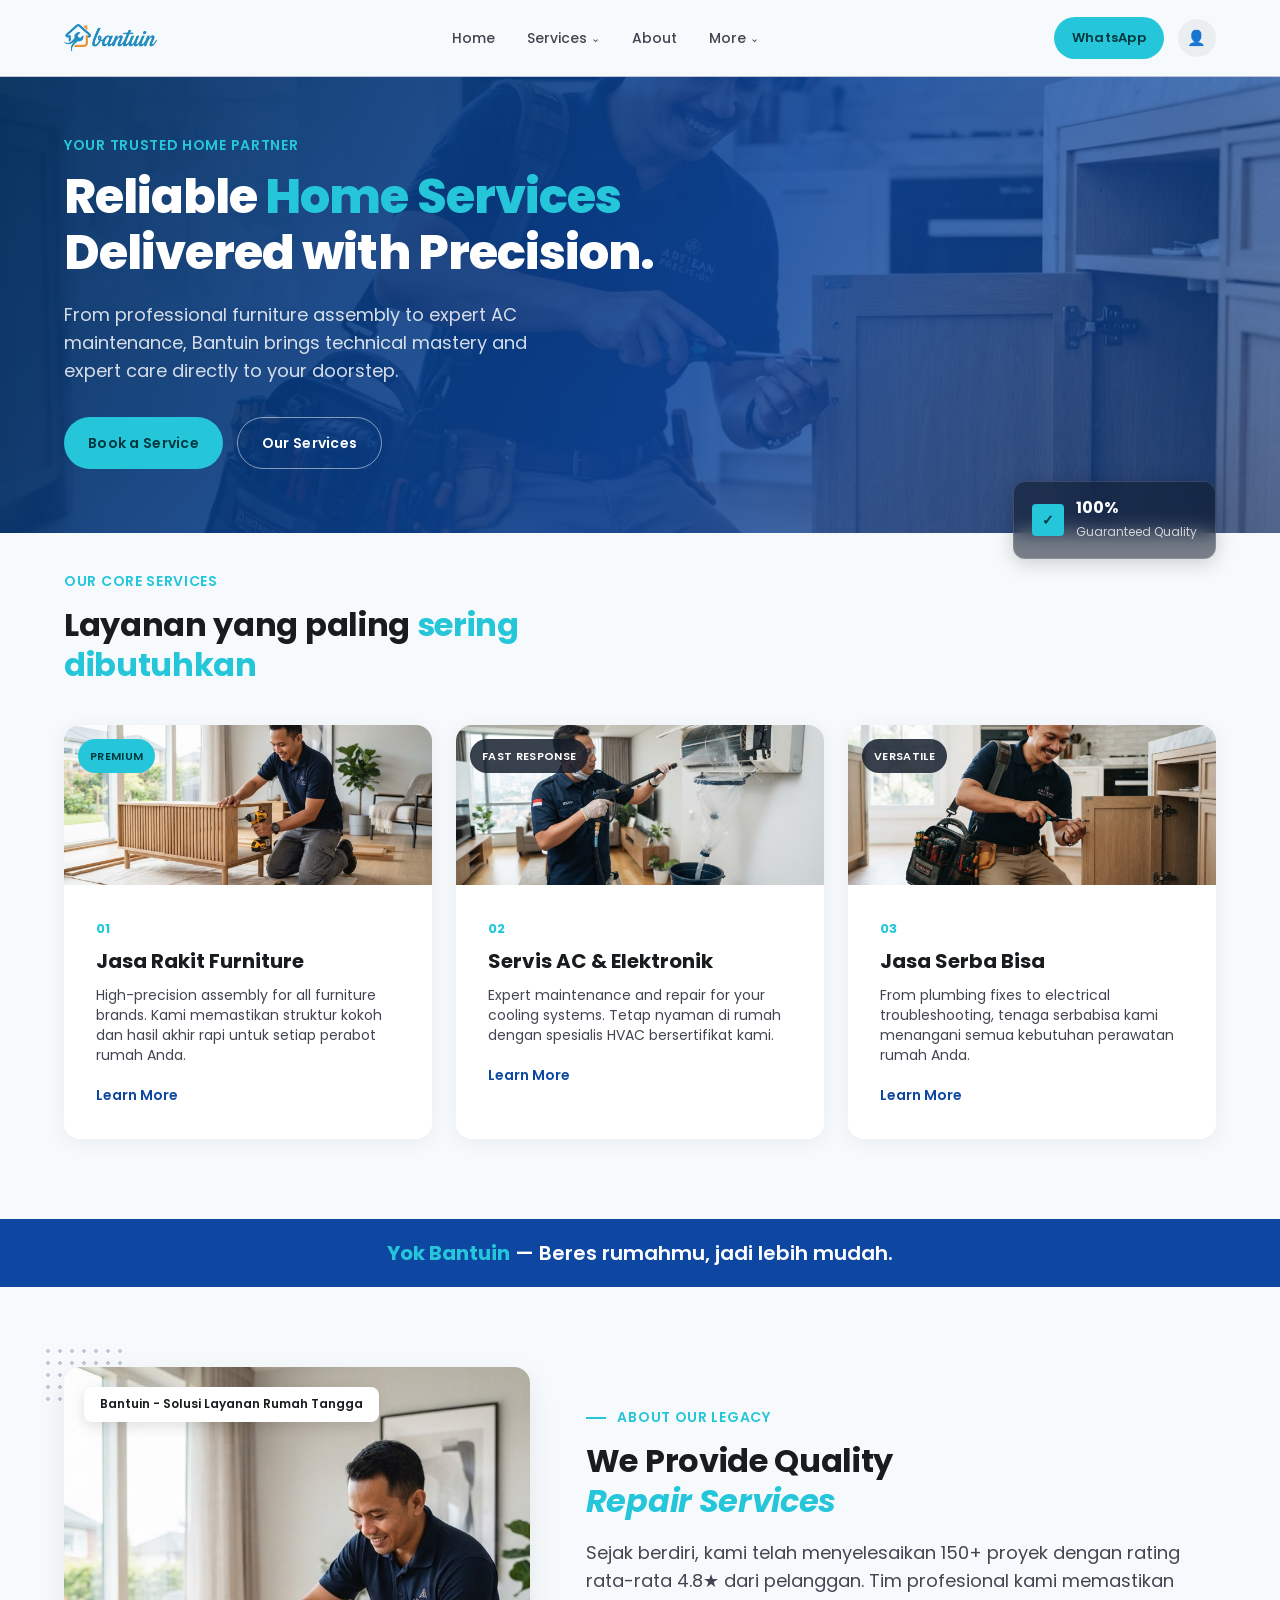
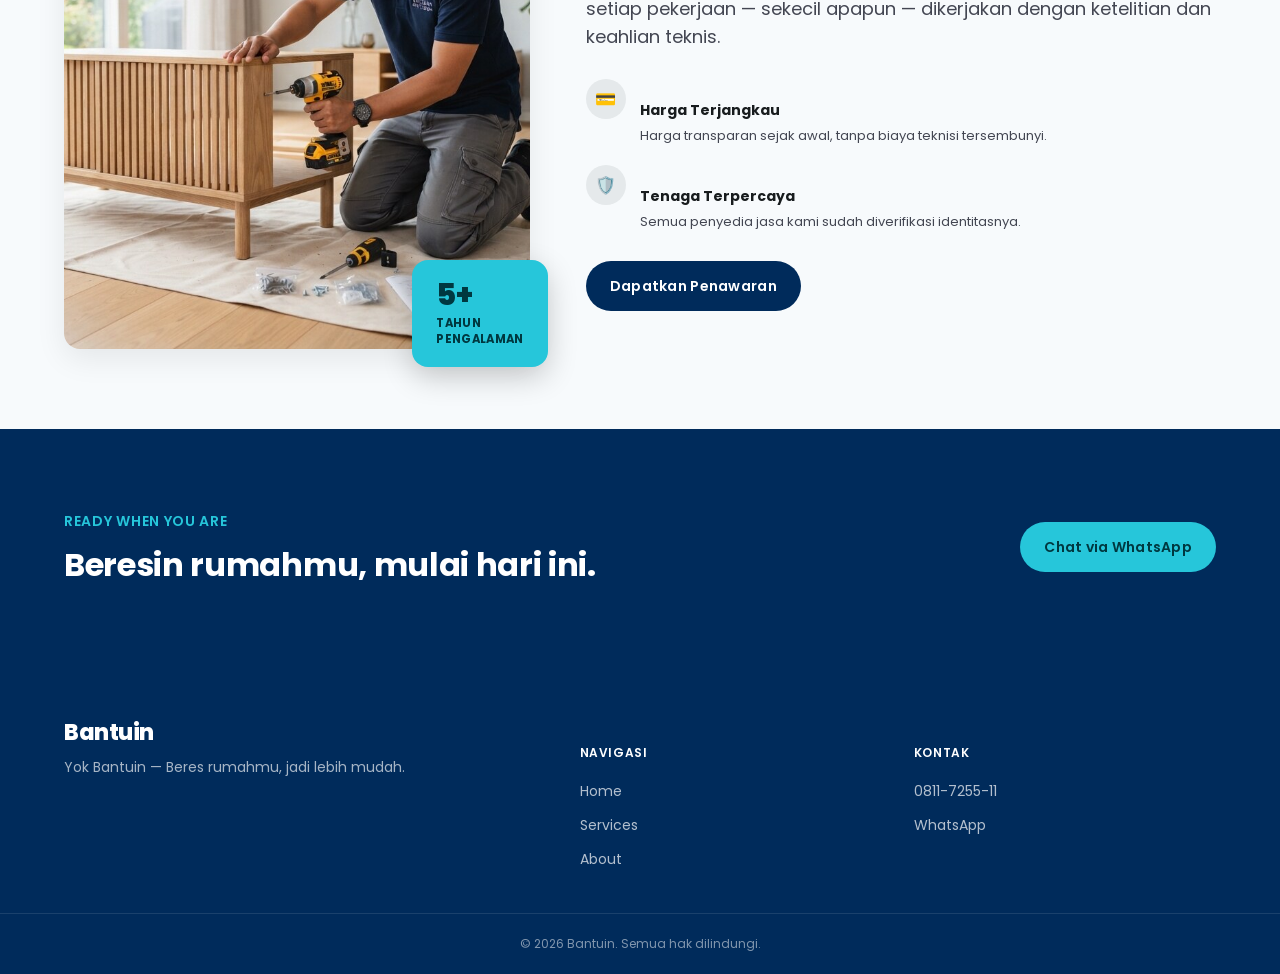
<file: index.html>
<!DOCTYPE html>
<html lang="id">
<head>
<meta charset="UTF-8" />
<meta name="google-site-verification" content="ozTTkpr_gY9t38rBK1VGqjnLf-xlCZxVvriw3OJmGcU" />
<meta name="viewport" content="width=device-width, initial-scale=1.0" />
<title>Bantuin — Reliable Home Services, Delivered with Precision</title>
<meta name="description" content="Bantuin - jasa rakit furniture, servis AC, dan handyman serba bisa di BSD & Tangerang. Harga transparan, teknisi berpengalaman & terverifikasi. Booking via WhatsApp." />
<link rel="preconnect" href="https://fonts.googleapis.com" />
<link rel="preconnect" href="https://fonts.gstatic.com" crossorigin />
<link href="https://fonts.googleapis.com/css2?family=Poppins:wght@400;500;600;700;800&display=swap" rel="stylesheet" />
<link rel="icon" type="image/x-icon" href="/favicon.ico" />
<link rel="icon" type="image/png" sizes="16x16" href="/favicon-16x16.png" />
<link rel="icon" type="image/png" sizes="32x32" href="/favicon-32x32.png" />
<link rel="apple-touch-icon" sizes="180x180" href="/apple-touch-icon.png" />
<link rel="icon" type="image/png" sizes="192x192" href="/android-chrome-192x192.png" />
<link rel="icon" type="image/png" sizes="512x512" href="/android-chrome-512x512.png" />
<link rel="manifest" href="/site.webmanifest" />
<link rel="stylesheet" href="css/style.css" />
</head>
<body>

<header class="header">
  <div class="container header-inner">
    <a href="index.html" class="logo"><img src="images/logo-bantuin.png" alt="Bantuin" class="logo-img" /></a>
    <nav class="nav">
      <a href="index.html#home">Home</a>
      <div class="nav-item has-dropdown">
        <a href="index.html#services">Services <span class="chev">⌄</span></a>
        <div class="dropdown-menu">
          <a href="jasa-rakit.html">🪑 Jasa Rakit</a>
          <a href="servis-ac.html">❄️ Servis AC</a>
          <a href="serba-bisa.html">🔧 Serba Bisa</a>
        </div>
      </div>
      <a href="index.html#about">About</a>
      <div class="nav-more">
        More <span class="chev">⌄</span>
      </div>
    </nav>
    <div class="header-actions">
      <a class="btn btn-wa" href="https://wa.me/62811725511" target="_blank" rel="noopener">
        WhatsApp
      </a>
      <a class="icon-btn" href="#" aria-label="Akun">👤</a>
    </div>
  </div>
</header>

<main>

  <section class="hero" id="home">
    <div class="hero-bg">
      <img src="images/handyman.jpg" alt="Teknisi Bantuin sedang memperbaiki keran dapur" class="hero-bg-photo" />
      <div class="hero-bg-overlay"></div>
    </div>
    <div class="container hero-inner">
      <div class="hero-copy">
        <span class="eyebrow eyebrow-light">Your Trusted Home Partner</span>
        <h1 class="hero-title">
          Reliable <span class="accent">Home Services</span><br />
          Delivered with Precision.
        </h1>
        <p class="hero-sub">
          From professional furniture assembly to expert AC maintenance, Bantuin
          brings technical mastery and expert care directly to your doorstep.
        </p>
        <div class="hero-actions">
          <a class="btn btn-primary" href="#services">Book a Service</a>
          <a class="btn btn-outline-light" href="#services">Our Services</a>
        </div>
      </div>
    </div>

    <div class="hero-badge">
      <span class="badge-icon">✓</span>
      <div>
        <div class="badge-title">100%</div>
        <div class="badge-sub">Guaranteed Quality</div>
      </div>
    </div>
  </section>

  <section class="section services" id="services">
    <div class="container">
      <span class="eyebrow">Our Core Services</span>
      <h2 class="section-title">Layanan yang paling <span class="accent">sering dibutuhkan</span></h2>

      <div class="service-grid">

        <article class="service-card" id="jasa-rakit">
          <div class="card-watermark">01</div>
          <div class="card-media">
            <span class="chip chip-premium">Premium</span>
            <img src="images/rakit-furniture.jpg" alt="Teknisi merakit furniture di rumah pelanggan" class="card-photo" />
          </div>
          <div class="card-body">
            <div class="card-num">01</div>
            <h3>Jasa Rakit Furniture</h3>
            <p>High-precision assembly for all furniture brands. Kami memastikan struktur kokoh dan hasil akhir rapi untuk setiap perabot rumah Anda.</p>
            <a class="learn-more" href="jasa-rakit.html">Learn More</a>
          </div>
        </article>

        <article class="service-card" id="servis-ac">
          <div class="card-watermark">02</div>
          <div class="card-media">
            <span class="chip chip-priority">Fast Response</span>
            <img src="images/servis-ac.jpg" alt="Teknisi memperbaiki dan servis unit AC" class="card-photo" />
          </div>
          <div class="card-body">
            <div class="card-num">02</div>
            <h3>Servis AC &amp; Elektronik</h3>
            <p>Expert maintenance and repair for your cooling systems. Tetap nyaman di rumah dengan spesialis HVAC bersertifikat kami.</p>
            <a class="learn-more" href="servis-ac.html">Learn More</a>
          </div>
        </article>

        <article class="service-card" id="serba-bisa">
          <div class="card-watermark">03</div>
          <div class="card-media">
            <span class="chip chip-versatile">Versatile</span>
            <img src="images/handyman.jpg" alt="Tukang serba bisa memperbaiki keran di dapur" class="card-photo" />
          </div>
          <div class="card-body">
            <div class="card-num">03</div>
            <h3>Jasa Serba Bisa</h3>
            <p>From plumbing fixes to electrical troubleshooting, tenaga serbabisa kami menangani semua kebutuhan perawatan rumah Anda.</p>
            <a class="learn-more" href="serba-bisa.html">Learn More</a>
          </div>
        </article>

      </div>
    </div>
  </section>

  <section class="tagline-banner">
    <div class="container">
      <p><strong>Yok Bantuin</strong> — Beres rumahmu, jadi lebih mudah.</p>
    </div>
  </section>

  <section class="section about" id="about">
    <div class="container about-grid">
      <div class="about-media">
        <div class="about-dots" aria-hidden="true"></div>
        <img src="images/rakit-furniture.jpg" alt="Teknisi Bantuin merakit furniture dengan teliti" class="about-photo" />
        <div class="about-caption">Bantuin - Solusi Layanan Rumah Tangga</div>
        <div class="about-stat-badge">
          <div class="about-stat-num">5+</div>
          <div class="about-stat-label">Tahun<br />Pengalaman</div>
        </div>
      </div>
      <div class="about-copy">
        <span class="eyebrow"><span class="eyebrow-dash"></span> About Our Legacy</span>
        <h2 class="section-title about-title">
          We Provide Quality<br />
          <span class="accent about-title-italic">Repair Services</span>
        </h2>
        <p class="body-lg">
          Sejak berdiri, kami telah menyelesaikan 150+ proyek dengan rating rata-rata
          4.8★ dari pelanggan. Tim profesional kami memastikan setiap pekerjaan —
          sekecil apapun — dikerjakan dengan ketelitian dan keahlian teknis.
        </p>
        <div class="feature-list">
          <div class="feature-item">
            <div class="feature-icon">💳</div>
            <div>
              <h4>Harga Terjangkau</h4>
              <p>Harga transparan sejak awal, tanpa biaya teknisi tersembunyi.</p>
            </div>
          </div>
          <div class="feature-item">
            <div class="feature-icon">🛡️</div>
            <div>
              <h4>Tenaga Terpercaya</h4>
              <p>Semua penyedia jasa kami sudah diverifikasi identitasnya.</p>
            </div>
          </div>
        </div>
        <a class="btn btn-dark" href="https://wa.me/62811725511?text=Halo%20Bantuin%2C%20saya%20mau%20tanya-tanya" target="_blank" rel="noopener">
          Dapatkan Penawaran
        </a>
      </div>
    </div>
  </section>

  <section class="section cta-final">
    <div class="container cta-final-inner">
      <div>
        <span class="eyebrow eyebrow-light">Ready When You Are</span>
        <h2 class="section-title cta-final-title">Beresin rumahmu, mulai hari ini.</h2>
      </div>
      <a class="btn btn-primary" href="https://wa.me/62811725511" target="_blank" rel="noopener">
        Chat via WhatsApp
      </a>
    </div>
  </section>

</main>

<footer class="footer">
  <div class="container footer-inner">
    <div class="footer-brand">
      <div class="logo logo-footer">Bantuin</div>
      <p>Yok Bantuin — Beres rumahmu, jadi lebih mudah.</p>
    </div>
    <div class="footer-col">
      <h5>Navigasi</h5>
      <a href="#home">Home</a>
      <a href="#services">Services</a>
      <a href="#about">About</a>
    </div>
    <div class="footer-col">
      <h5>Kontak</h5>
      <a href="tel:+62811725511">0811-7255-11</a>
      <a href="https://wa.me/62811725511">WhatsApp</a>
    </div>
  </div>
  <div class="footer-bottom">© 2026 Bantuin. Semua hak dilindungi.</div>
</footer>

</body>
</html>
</file>
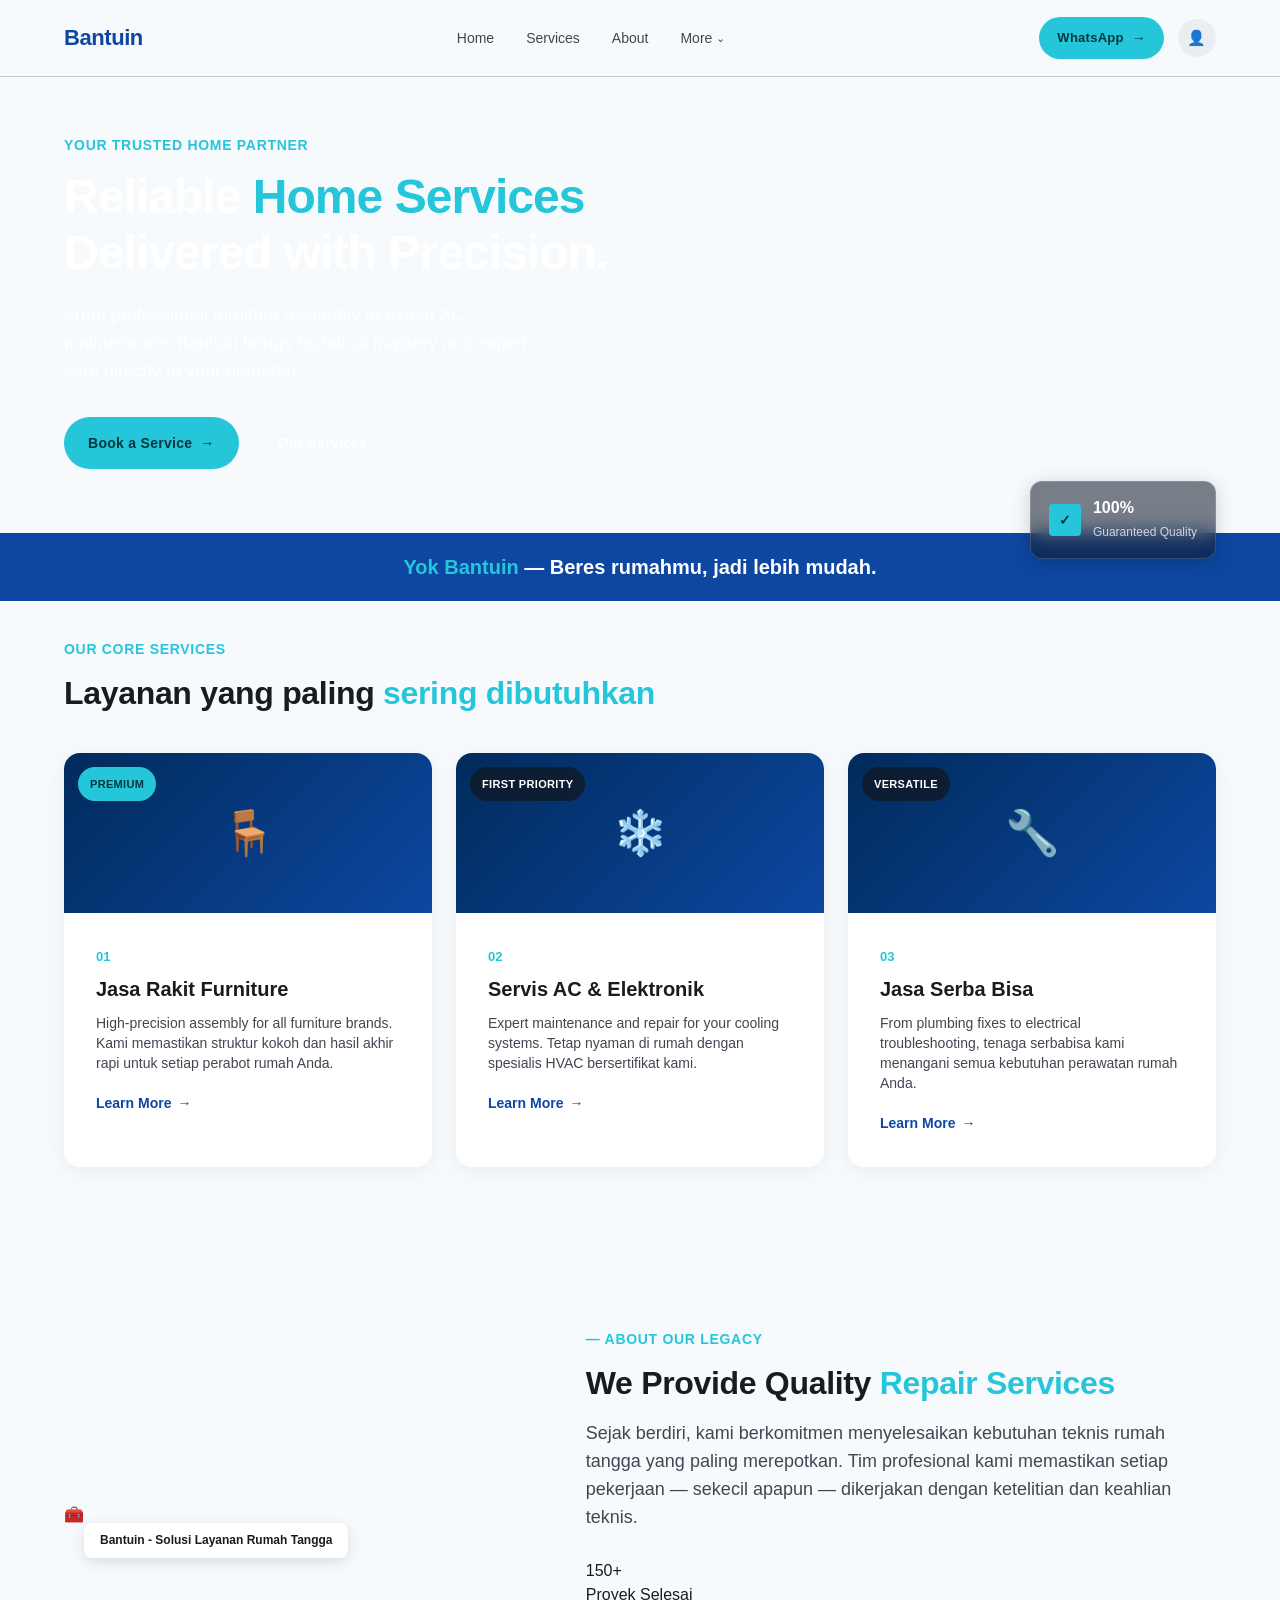
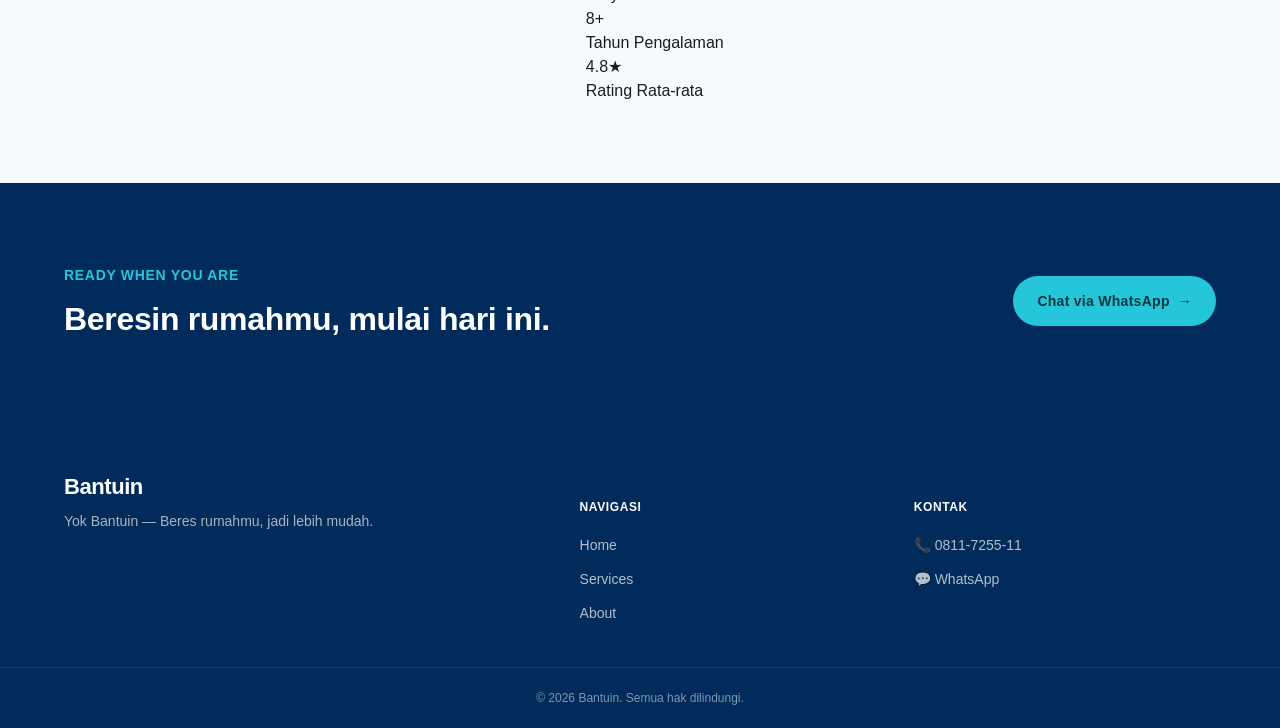
<file: index (1).html>
<!DOCTYPE html>
<html lang="id">
<head>
<meta charset="UTF-8" />
<meta name="viewport" content="width=device-width, initial-scale=1.0" />
<title>Bantuin — Reliable Home Services, Delivered with Precision</title>
<link rel="preconnect" href="https://fonts.googleapis.com" />
<link rel="preconnect" href="https://fonts.gstatic.com" crossorigin />
<link href="https://fonts.googleapis.com/css2?family=Hanken+Grotesk:wght@600;700;800&family=Work+Sans:wght@400;500;600&display=swap" rel="stylesheet" />
<link rel="stylesheet" href="css/style.css" />
</head>
<body>

<header class="header">
  <div class="container header-inner">
    <a href="#" class="logo">Bantuin</a>
    <nav class="nav">
      <a href="#home">Home</a>
      <a href="#services">Services</a>
      <a href="#about">About</a>
      <div class="nav-more">
        More <span class="chev">⌄</span>
      </div>
    </nav>
    <div class="header-actions">
      <a class="btn btn-wa" href="https://wa.me/62811725511" target="_blank" rel="noopener">
        WhatsApp <span class="arrow">→</span>
      </a>
      <a class="icon-btn" href="#" aria-label="Akun">👤</a>
    </div>
  </div>
</header>

<main>

  <section class="hero" id="home">
    <div class="hero-bg"></div>
    <div class="container hero-inner">
      <div class="hero-copy">
        <span class="eyebrow eyebrow-light">Your Trusted Home Partner</span>
        <h1 class="hero-title">
          Reliable <span class="accent">Home Services</span><br />
          Delivered with Precision.
        </h1>
        <p class="hero-sub">
          From professional furniture assembly to expert AC maintenance, Bantuin
          brings technical mastery and expert care directly to your doorstep.
        </p>
        <div class="hero-actions">
          <a class="btn btn-primary" href="#services">Book a Service <span class="arrow">→</span></a>
          <a class="btn btn-outline-light" href="#services">Our Services <span class="chev">⌄</span></a>
        </div>
      </div>
    </div>

    <div class="hero-badge">
      <span class="badge-icon">✓</span>
      <div>
        <div class="badge-title">100%</div>
        <div class="badge-sub">Guaranteed Quality</div>
      </div>
    </div>
  </section>

  <section class="tagline-banner">
    <div class="container">
      <p><strong>Yok Bantuin</strong> — Beres rumahmu, jadi lebih mudah.</p>
    </div>
  </section>

  <section class="section services" id="services">
    <div class="container">
      <span class="eyebrow">Our Core Services</span>
      <h2 class="section-title">Layanan yang paling <span class="accent">sering dibutuhkan</span></h2>

      <div class="service-grid">

        <article class="service-card">
          <div class="card-watermark">01</div>
          <div class="card-media">
            <span class="chip chip-premium">Premium</span>
            <div class="media-icon">🪑</div>
          </div>
          <div class="card-body">
            <div class="card-num">01</div>
            <h3>Jasa Rakit Furniture</h3>
            <p>High-precision assembly for all furniture brands. Kami memastikan struktur kokoh dan hasil akhir rapi untuk setiap perabot rumah Anda.</p>
            <a class="learn-more" href="#">Learn More <span class="arrow">→</span></a>
          </div>
        </article>

        <article class="service-card">
          <div class="card-watermark">02</div>
          <div class="card-media">
            <span class="chip chip-priority">First Priority</span>
            <div class="media-icon">❄️</div>
          </div>
          <div class="card-body">
            <div class="card-num">02</div>
            <h3>Servis AC &amp; Elektronik</h3>
            <p>Expert maintenance and repair for your cooling systems. Tetap nyaman di rumah dengan spesialis HVAC bersertifikat kami.</p>
            <a class="learn-more" href="#">Learn More <span class="arrow">→</span></a>
          </div>
        </article>

        <article class="service-card">
          <div class="card-watermark">03</div>
          <div class="card-media">
            <span class="chip chip-versatile">Versatile</span>
            <div class="media-icon">🔧</div>
          </div>
          <div class="card-body">
            <div class="card-num">03</div>
            <h3>Jasa Serba Bisa</h3>
            <p>From plumbing fixes to electrical troubleshooting, tenaga serbabisa kami menangani semua kebutuhan perawatan rumah Anda.</p>
            <a class="learn-more" href="#">Learn More <span class="arrow">→</span></a>
          </div>
        </article>

      </div>
    </div>
  </section>

  <section class="section about" id="about">
    <div class="container about-grid">
      <div class="about-media">
        <div class="about-media-inner">🧰</div>
        <div class="about-caption">Bantuin - Solusi Layanan Rumah Tangga</div>
      </div>
      <div class="about-copy">
        <span class="eyebrow">— About Our Legacy</span>
        <h2 class="section-title">We Provide Quality <span class="accent">Repair Services</span></h2>
        <p class="body-lg">
          Sejak berdiri, kami berkomitmen menyelesaikan kebutuhan teknis rumah tangga
          yang paling merepotkan. Tim profesional kami memastikan setiap pekerjaan —
          sekecil apapun — dikerjakan dengan ketelitian dan keahlian teknis.
        </p>
        <div class="about-stats">
          <div class="stat">
            <div class="stat-num">150+</div>
            <div class="stat-label">Proyek Selesai</div>
          </div>
          <div class="stat">
            <div class="stat-num">8+</div>
            <div class="stat-label">Tahun Pengalaman</div>
          </div>
          <div class="stat">
            <div class="stat-num">4.8★</div>
            <div class="stat-label">Rating Rata-rata</div>
          </div>
        </div>
      </div>
    </div>
  </section>

  <section class="section cta-final">
    <div class="container cta-final-inner">
      <div>
        <span class="eyebrow eyebrow-light">Ready When You Are</span>
        <h2 class="section-title cta-final-title">Beresin rumahmu, mulai hari ini.</h2>
      </div>
      <a class="btn btn-primary" href="https://wa.me/62811725511" target="_blank" rel="noopener">
        Chat via WhatsApp <span class="arrow">→</span>
      </a>
    </div>
  </section>

</main>

<footer class="footer">
  <div class="container footer-inner">
    <div class="footer-brand">
      <div class="logo logo-footer">Bantuin</div>
      <p>Yok Bantuin — Beres rumahmu, jadi lebih mudah.</p>
    </div>
    <div class="footer-col">
      <h5>Navigasi</h5>
      <a href="#home">Home</a>
      <a href="#services">Services</a>
      <a href="#about">About</a>
    </div>
    <div class="footer-col">
      <h5>Kontak</h5>
      <a href="tel:+62811725511">📞 0811-7255-11</a>
      <a href="https://wa.me/62811725511">💬 WhatsApp</a>
    </div>
  </div>
  <div class="footer-bottom">© 2026 Bantuin. Semua hak dilindungi.</div>
</footer>

</body>
</html>
</file>
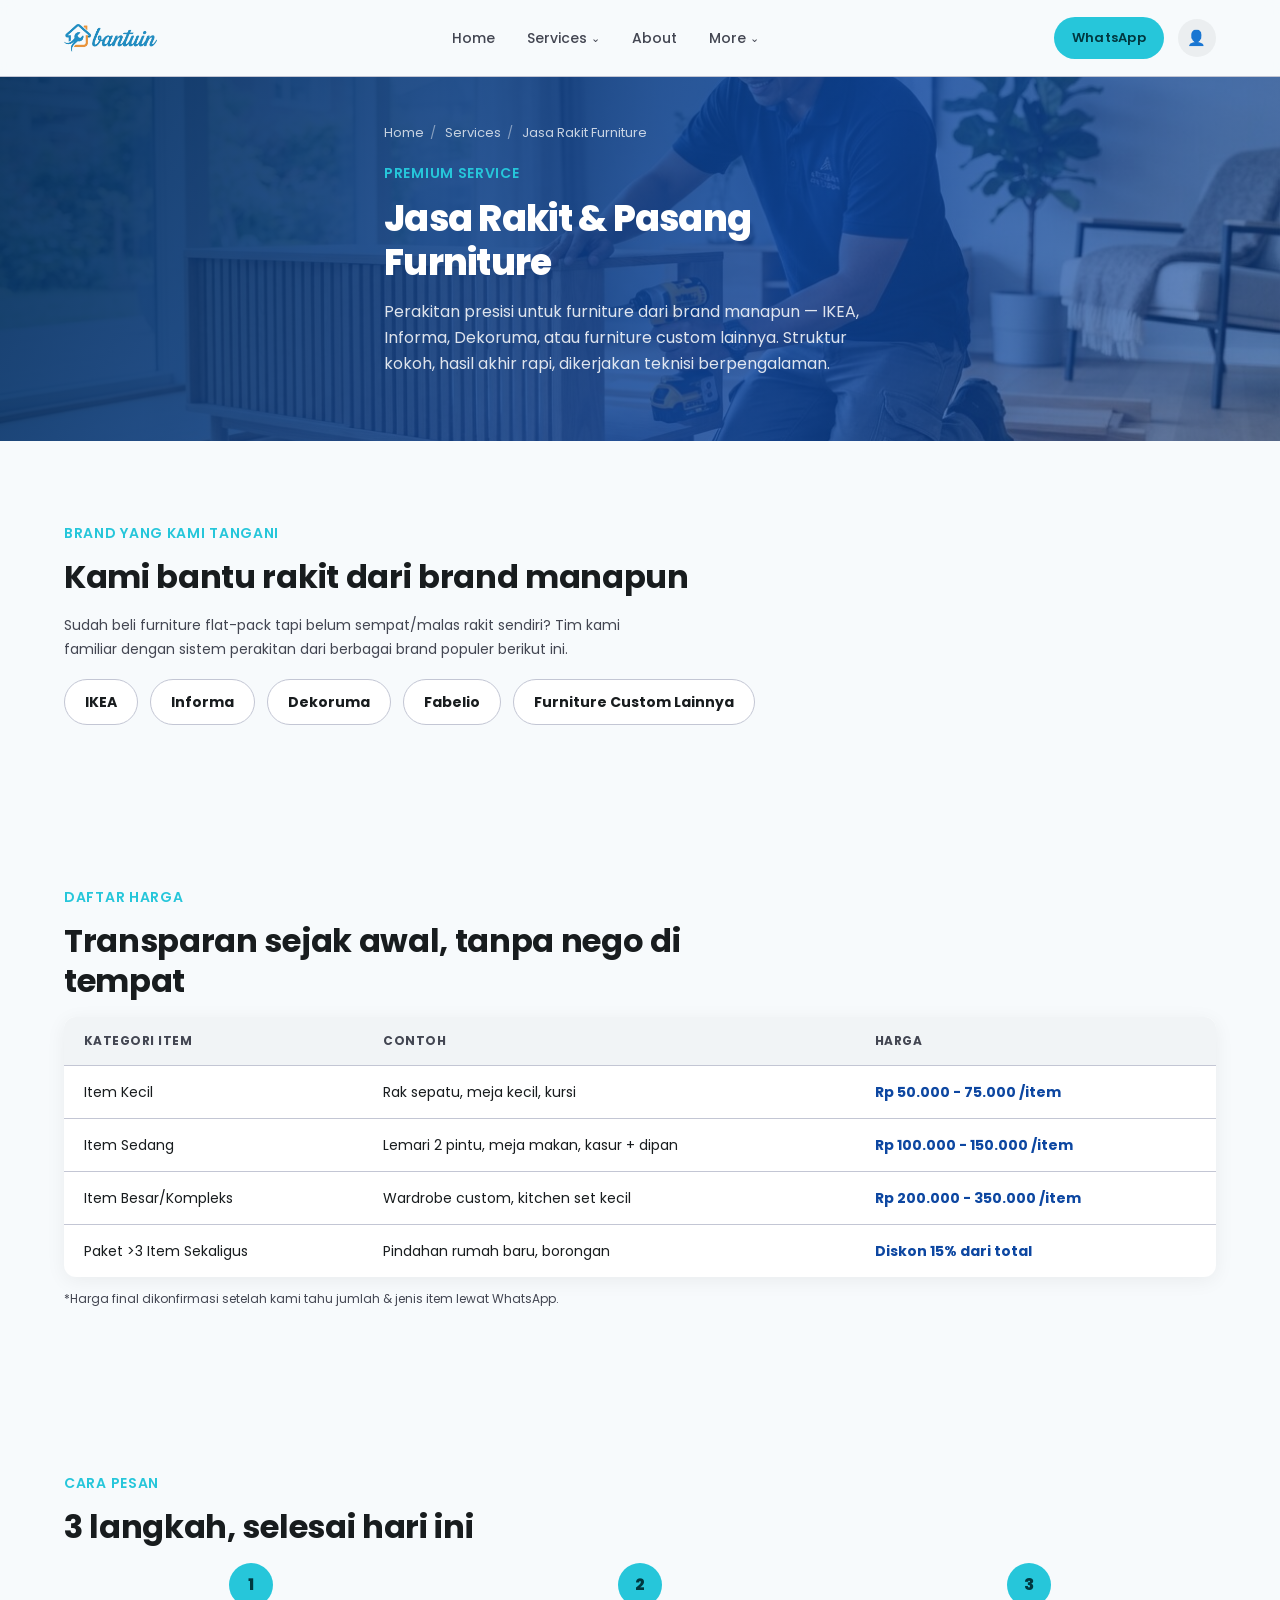
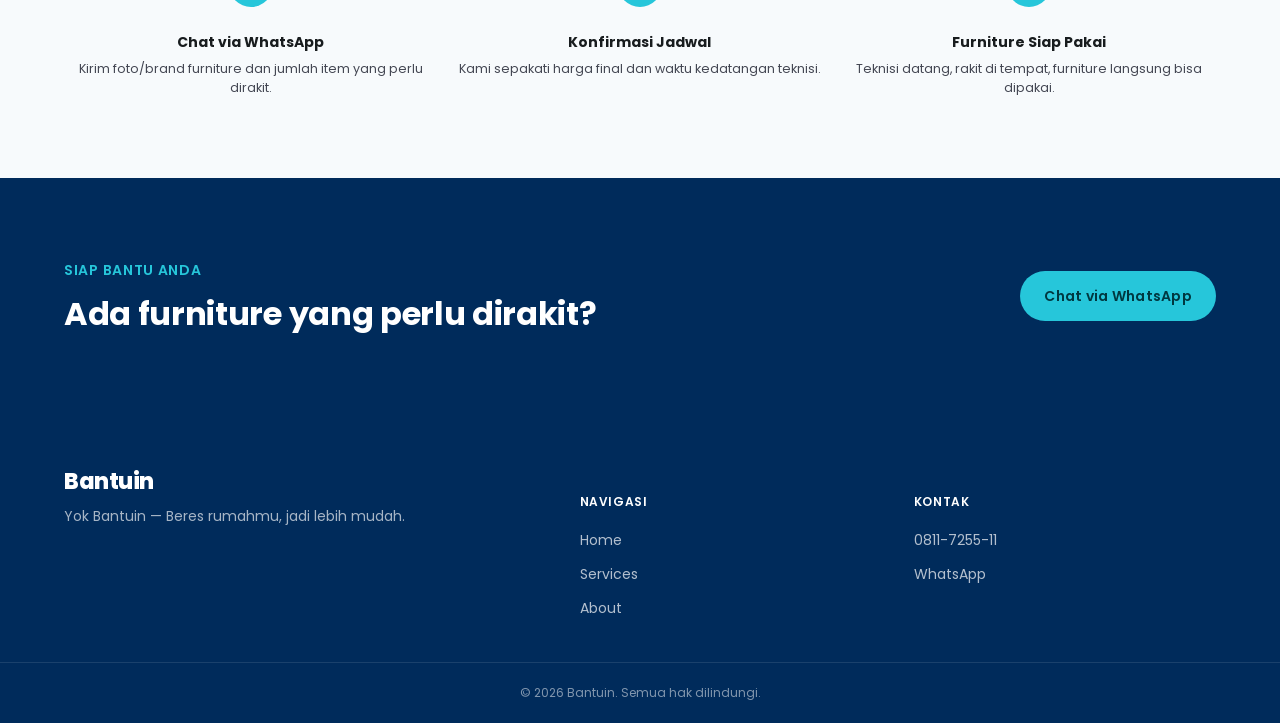
<file: jasa-rakit.html>
<!DOCTYPE html>
<html lang="id">
<head>
<meta charset="UTF-8" />
<meta name="google-site-verification" content="ozTTkpr_gY9t38rBK1VGqjnLf-xlCZxVvriw3OJmGcU" />
<meta name="viewport" content="width=device-width, initial-scale=1.0" />
<title>Jasa Rakit Furniture — Bantuin</title>
<meta name="description" content="Jasa rakit & pasang furniture presisi untuk brand apapun (IKEA, Informa, Dekoruma, Fabelio) di BSD & Tangerang. Harga mulai Rp50rb, teknisi berpengalaman." />
<link rel="preconnect" href="https://fonts.googleapis.com" />
<link rel="preconnect" href="https://fonts.gstatic.com" crossorigin />
<link href="https://fonts.googleapis.com/css2?family=Poppins:wght@400;500;600;700;800&display=swap" rel="stylesheet" />
<link rel="icon" type="image/x-icon" href="/favicon.ico" />
<link rel="icon" type="image/png" sizes="16x16" href="/favicon-16x16.png" />
<link rel="icon" type="image/png" sizes="32x32" href="/favicon-32x32.png" />
<link rel="apple-touch-icon" sizes="180x180" href="/apple-touch-icon.png" />
<link rel="icon" type="image/png" sizes="192x192" href="/android-chrome-192x192.png" />
<link rel="icon" type="image/png" sizes="512x512" href="/android-chrome-512x512.png" />
<link rel="manifest" href="/site.webmanifest" />
<link rel="stylesheet" href="css/style.css" />
</head>
<body>

<header class="header">
  <div class="container header-inner">
    <a href="index.html" class="logo"><img src="images/logo-bantuin.png" alt="Bantuin" class="logo-img" /></a>
    <nav class="nav">
      <a href="index.html#home">Home</a>
      <div class="nav-item has-dropdown">
        <a href="index.html#services">Services <span class="chev">⌄</span></a>
        <div class="dropdown-menu">
          <a href="jasa-rakit.html">🪑 Jasa Rakit</a>
          <a href="servis-ac.html">❄️ Servis AC</a>
          <a href="serba-bisa.html">🔧 Serba Bisa</a>
        </div>
      </div>
      <a href="index.html#about">About</a>
      <div class="nav-more">
        More <span class="chev">⌄</span>
      </div>
    </nav>
    <div class="header-actions">
      <a class="btn btn-wa" href="https://wa.me/62811725511" target="_blank" rel="noopener">
        WhatsApp
      </a>
      <a class="icon-btn" href="#" aria-label="Akun">👤</a>
    </div>
  </div>
</header>

<main>

  <section class="page-hero">
    <div class="page-hero-bg">
      <img src="images/rakit-furniture.jpg" alt="Teknisi Bantuin merakit furniture" />
      <div class="overlay"></div>
    </div>
    <div class="container page-hero-inner">
      <div class="breadcrumb">
        <a href="index.html">Home</a><span class="sep">/</span>
        <a href="index.html#services">Services</a><span class="sep">/</span>
        Jasa Rakit Furniture
      </div>
      <span class="eyebrow eyebrow-light">Premium Service</span>
      <h1 class="page-hero-title">Jasa Rakit &amp; Pasang Furniture</h1>
      <p class="page-hero-sub">
        Perakitan presisi untuk furniture dari brand manapun — IKEA, Informa, Dekoruma,
        atau furniture custom lainnya. Struktur kokoh, hasil akhir rapi, dikerjakan teknisi berpengalaman.
      </p>
    </div>
  </section>

  <div class="container">

    <section class="section">
      <span class="eyebrow">Brand yang Kami Tangani</span>
      <h2 class="section-title">Kami bantu rakit dari brand manapun</h2>
      <p style="font-size:14px; color:var(--on-surface-variant); max-width:560px; margin-bottom:0;">
        Sudah beli furniture flat-pack tapi belum sempat/malas rakit sendiri? Tim kami familiar
        dengan sistem perakitan dari berbagai brand populer berikut ini.
      </p>
      <div class="brand-row">
        <span class="brand-chip">IKEA</span>
        <span class="brand-chip">Informa</span>
        <span class="brand-chip">Dekoruma</span>
        <span class="brand-chip">Fabelio</span>
        <span class="brand-chip">Furniture Custom Lainnya</span>
      </div>
    </section>

    <section class="section">
      <span class="eyebrow">Daftar Harga</span>
      <h2 class="section-title">Transparan sejak awal, tanpa nego di tempat</h2>
      <table class="price-table">
        <thead>
          <tr>
            <th>Kategori Item</th>
            <th>Contoh</th>
            <th>Harga</th>
          </tr>
        </thead>
        <tbody>
          <tr>
            <td>Item Kecil</td>
            <td>Rak sepatu, meja kecil, kursi</td>
            <td class="price">Rp 50.000 - 75.000 /item</td>
          </tr>
          <tr>
            <td>Item Sedang</td>
            <td>Lemari 2 pintu, meja makan, kasur + dipan</td>
            <td class="price">Rp 100.000 - 150.000 /item</td>
          </tr>
          <tr>
            <td>Item Besar/Kompleks</td>
            <td>Wardrobe custom, kitchen set kecil</td>
            <td class="price">Rp 200.000 - 350.000 /item</td>
          </tr>
          <tr>
            <td>Paket &gt;3 Item Sekaligus</td>
            <td>Pindahan rumah baru, borongan</td>
            <td class="price">Diskon 15% dari total</td>
          </tr>
        </tbody>
      </table>
      <p style="font-size:12px; color:var(--on-surface-variant); margin-top:10px;">
        *Harga final dikonfirmasi setelah kami tahu jumlah &amp; jenis item lewat WhatsApp.
      </p>
    </section>

    <section class="section">
      <span class="eyebrow">Cara Pesan</span>
      <h2 class="section-title">3 langkah, selesai hari ini</h2>
      <div class="step-row">
        <div class="step-item">
          <div class="step-circle">1</div>
          <h5>Chat via WhatsApp</h5>
          <p>Kirim foto/brand furniture dan jumlah item yang perlu dirakit.</p>
        </div>
        <div class="step-item">
          <div class="step-circle">2</div>
          <h5>Konfirmasi Jadwal</h5>
          <p>Kami sepakati harga final dan waktu kedatangan teknisi.</p>
        </div>
        <div class="step-item">
          <div class="step-circle">3</div>
          <h5>Furniture Siap Pakai</h5>
          <p>Teknisi datang, rakit di tempat, furniture langsung bisa dipakai.</p>
        </div>
      </div>
    </section>

  </div>

    <section class="section cta-final">
      <div class="container cta-final-inner">
        <div>
          <span class="eyebrow eyebrow-light">Siap Bantu Anda</span>
          <h2 class="section-title cta-final-title">Ada furniture yang perlu dirakit?</h2>
        </div>
        <a class="btn btn-primary" href="https://wa.me/62811725511?text=Halo%20Bantuin%2C%20saya%20mau%20tanya%20jasa%20rakit%20furniture" target="_blank" rel="noopener">
          Chat via WhatsApp
        </a>
      </div>
    </section>

</main>

<footer class="footer">
  <div class="container footer-inner">
    <div class="footer-brand">
      <div class="logo logo-footer">Bantuin</div>
      <p>Yok Bantuin — Beres rumahmu, jadi lebih mudah.</p>
    </div>
    <div class="footer-col">
      <h5>Navigasi</h5>
      <a href="index.html#home">Home</a>
      <a href="index.html#services">Services</a>
      <a href="index.html#about">About</a>
    </div>
    <div class="footer-col">
      <h5>Kontak</h5>
      <a href="tel:+62811725511">0811-7255-11</a>
      <a href="https://wa.me/62811725511">WhatsApp</a>
    </div>
  </div>
  <div class="footer-bottom">© 2026 Bantuin. Semua hak dilindungi.</div>
</footer>

</body>
</html>
</file>
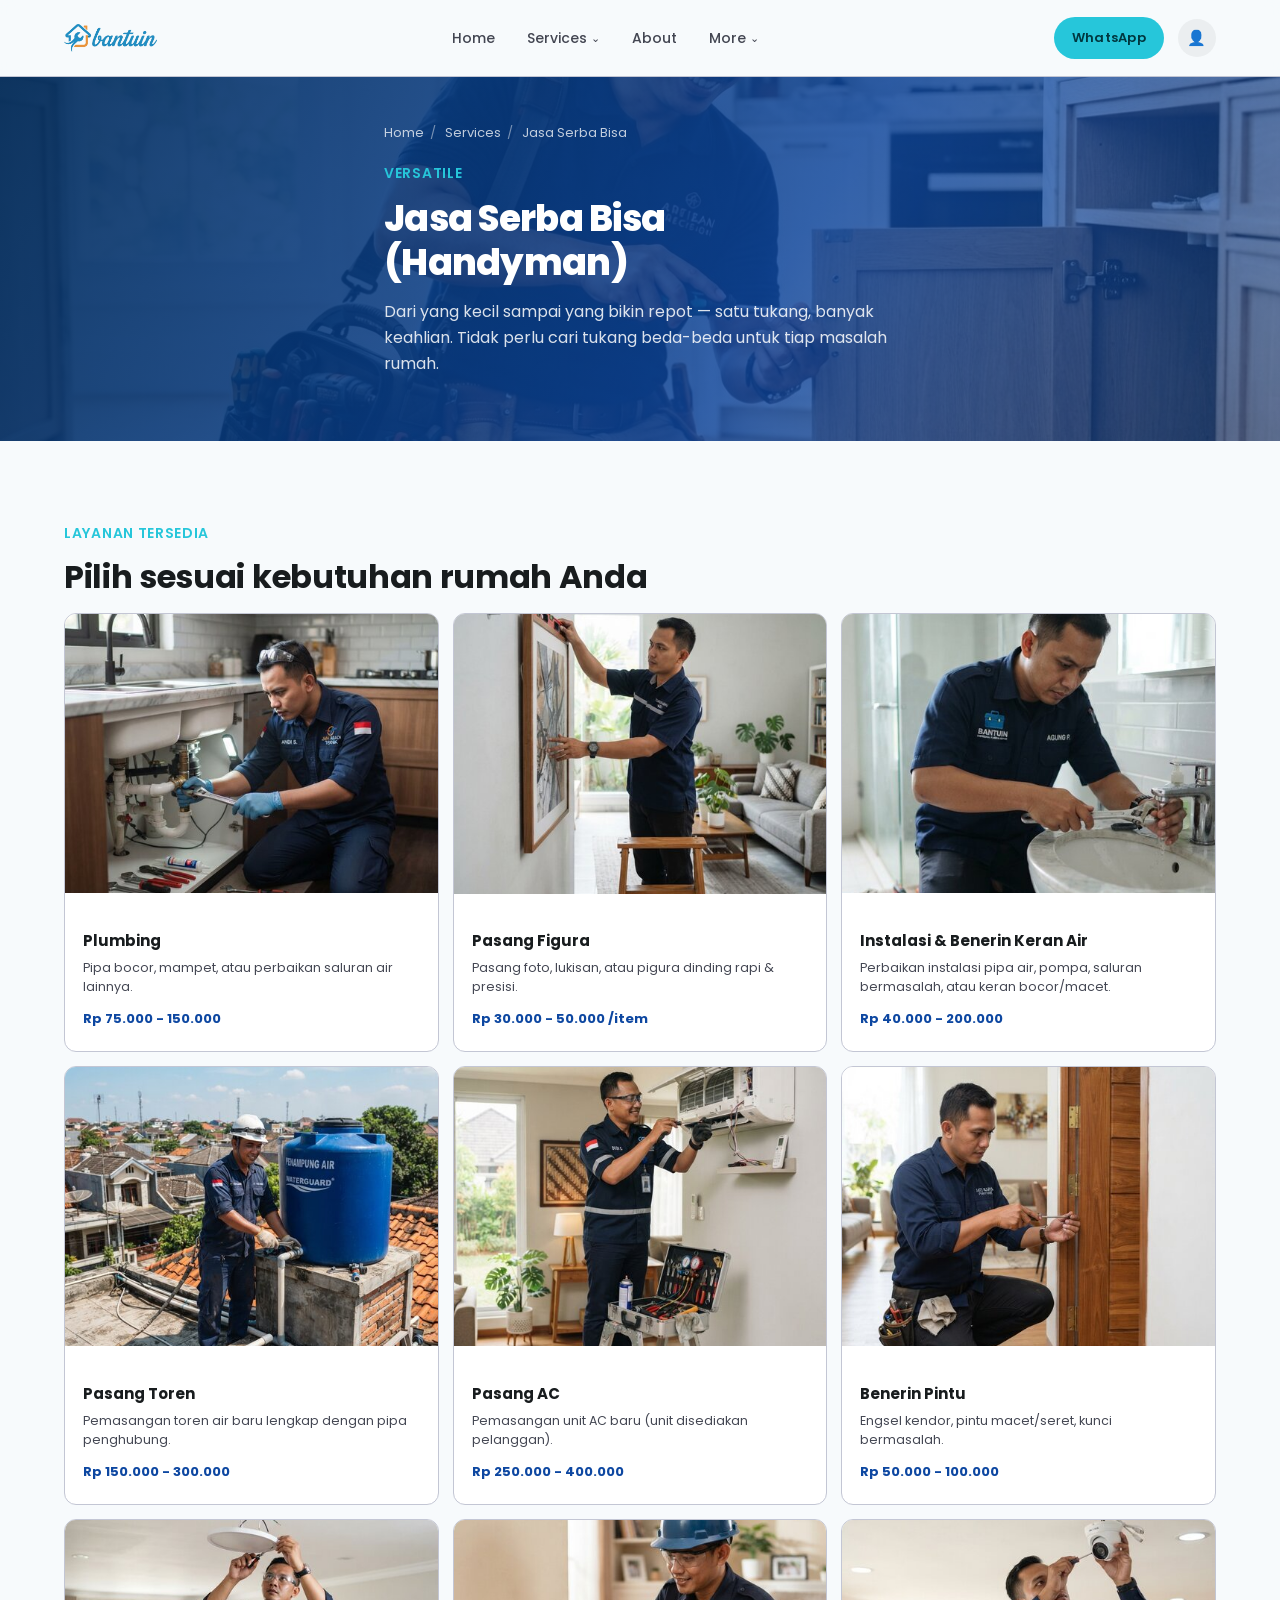
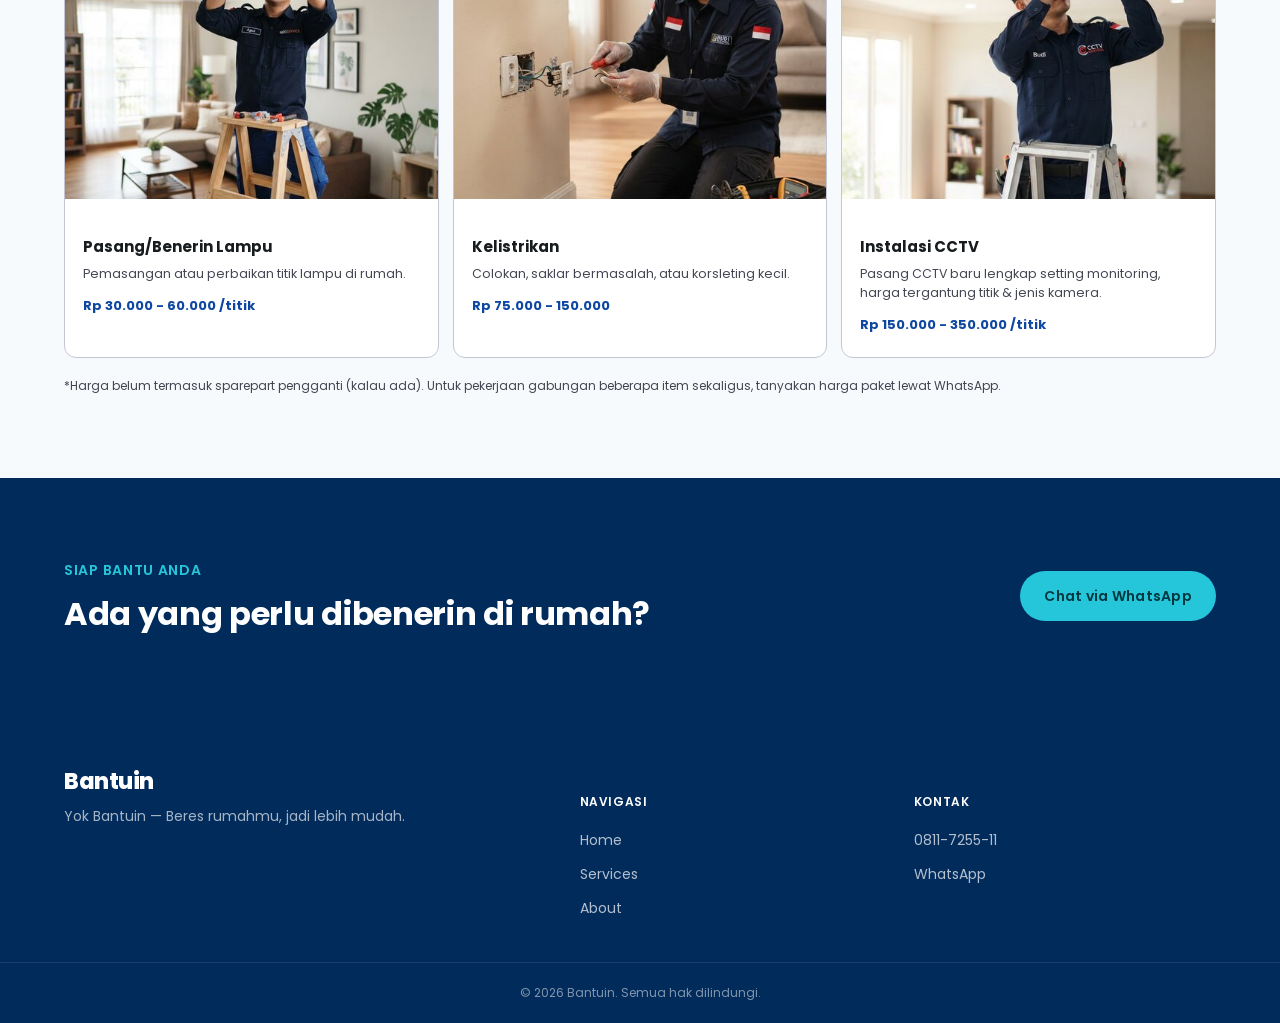
<file: serba-bisa.html>
<!DOCTYPE html>
<html lang="id">
<head>
<meta charset="UTF-8" />
<meta name="google-site-verification" content="ozTTkpr_gY9t38rBK1VGqjnLf-xlCZxVvriw3OJmGcU" />
<meta name="viewport" content="width=device-width, initial-scale=1.0" />
<title>Jasa Serba Bisa — Bantuin</title>
<meta name="description" content="Handyman serba bisa di BSD & Tangerang: plumbing, kelistrikan, pasang toren, benerin pintu & lampu. Satu tukang, banyak keahlian. Harga transparan." />
<link rel="preconnect" href="https://fonts.googleapis.com" />
<link rel="preconnect" href="https://fonts.gstatic.com" crossorigin />
<link href="https://fonts.googleapis.com/css2?family=Poppins:wght@400;500;600;700;800&display=swap" rel="stylesheet" />
<link rel="icon" type="image/x-icon" href="/favicon.ico" />
<link rel="icon" type="image/png" sizes="16x16" href="/favicon-16x16.png" />
<link rel="icon" type="image/png" sizes="32x32" href="/favicon-32x32.png" />
<link rel="apple-touch-icon" sizes="180x180" href="/apple-touch-icon.png" />
<link rel="icon" type="image/png" sizes="192x192" href="/android-chrome-192x192.png" />
<link rel="icon" type="image/png" sizes="512x512" href="/android-chrome-512x512.png" />
<link rel="manifest" href="/site.webmanifest" />
<link rel="stylesheet" href="css/style.css" />
</head>
<body>

<header class="header">
  <div class="container header-inner">
    <a href="index.html" class="logo"><img src="images/logo-bantuin.png" alt="Bantuin" class="logo-img" /></a>
    <nav class="nav">
      <a href="index.html#home">Home</a>
      <div class="nav-item has-dropdown">
        <a href="index.html#services">Services <span class="chev">⌄</span></a>
        <div class="dropdown-menu">
          <a href="jasa-rakit.html">🪑 Jasa Rakit</a>
          <a href="servis-ac.html">❄️ Servis AC</a>
          <a href="serba-bisa.html">🔧 Serba Bisa</a>
        </div>
      </div>
      <a href="index.html#about">About</a>
      <div class="nav-more">
        More <span class="chev">⌄</span>
      </div>
    </nav>
    <div class="header-actions">
      <a class="btn btn-wa" href="https://wa.me/62811725511" target="_blank" rel="noopener">
        WhatsApp
      </a>
      <a class="icon-btn" href="#" aria-label="Akun">👤</a>
    </div>
  </div>
</header>

<main>

  <section class="page-hero">
    <div class="page-hero-bg">
      <img src="images/handyman.jpg" alt="Tukang serba bisa Bantuin memperbaiki keran" />
      <div class="overlay"></div>
    </div>
    <div class="container page-hero-inner">
      <div class="breadcrumb">
        <a href="index.html">Home</a><span class="sep">/</span>
        <a href="index.html#services">Services</a><span class="sep">/</span>
        Jasa Serba Bisa
      </div>
      <span class="eyebrow eyebrow-light">Versatile</span>
      <h1 class="page-hero-title">Jasa Serba Bisa (Handyman)</h1>
      <p class="page-hero-sub">
        Dari yang kecil sampai yang bikin repot — satu tukang, banyak keahlian.
        Tidak perlu cari tukang beda-beda untuk tiap masalah rumah.
      </p>
    </div>
  </section>

  <div class="container">

    <section class="section">
      <span class="eyebrow">Layanan Tersedia</span>
      <h2 class="section-title">Pilih sesuai kebutuhan rumah Anda</h2>

      <div class="subservice-grid">

        <div class="subservice-card">
          <div class="subservice-photo"><img src="images/services/plumbing.jpg" alt="Plumbing" /></div>
          <div class="subservice-card-body">
            <h4>Plumbing</h4>
            <p>Pipa bocor, mampet, atau perbaikan saluran air lainnya.</p>
            <div class="subservice-price">Rp 75.000 - 150.000</div>
          </div>
        </div>

        <div class="subservice-card">
          <div class="subservice-photo"><img src="images/services/pasang-figura.jpg" alt="Pasang Figura" /></div>
          <div class="subservice-card-body">
            <h4>Pasang Figura</h4>
            <p>Pasang foto, lukisan, atau pigura dinding rapi &amp; presisi.</p>
            <div class="subservice-price">Rp 30.000 - 50.000 /item</div>
          </div>
        </div>

        <div class="subservice-card">
          <div class="subservice-photo"><img src="images/services/keran.jpg" alt="Instalasi & Benerin Keran Air" /></div>
          <div class="subservice-card-body">
            <h4>Instalasi &amp; Benerin Keran Air</h4>
            <p>Perbaikan instalasi pipa air, pompa, saluran bermasalah, atau keran bocor/macet.</p>
            <div class="subservice-price">Rp 40.000 - 200.000</div>
          </div>
        </div>

        <div class="subservice-card">
          <div class="subservice-photo"><img src="images/services/pasang-toren.jpg" alt="Pasang Toren" /></div>
          <div class="subservice-card-body">
            <h4>Pasang Toren</h4>
            <p>Pemasangan toren air baru lengkap dengan pipa penghubung.</p>
            <div class="subservice-price">Rp 150.000 - 300.000</div>
          </div>
        </div>

        <div class="subservice-card">
          <div class="subservice-photo"><img src="images/services/pasang-ac.jpg" alt="Pasang AC" /></div>
          <div class="subservice-card-body">
            <h4>Pasang AC</h4>
            <p>Pemasangan unit AC baru (unit disediakan pelanggan).</p>
            <div class="subservice-price">Rp 250.000 - 400.000</div>
          </div>
        </div>

        <div class="subservice-card">
          <div class="subservice-photo"><img src="images/services/benerin-pintu.jpg" alt="Benerin Pintu" /></div>
          <div class="subservice-card-body">
            <h4>Benerin Pintu</h4>
            <p>Engsel kendor, pintu macet/seret, kunci bermasalah.</p>
            <div class="subservice-price">Rp 50.000 - 100.000</div>
          </div>
        </div>

        <div class="subservice-card">
          <div class="subservice-photo"><img src="images/services/pasang-lampu.jpg" alt="Pasang/Benerin Lampu" /></div>
          <div class="subservice-card-body">
            <h4>Pasang/Benerin Lampu</h4>
            <p>Pemasangan atau perbaikan titik lampu di rumah.</p>
            <div class="subservice-price">Rp 30.000 - 60.000 /titik</div>
          </div>
        </div>

        <div class="subservice-card">
          <div class="subservice-photo"><img src="images/services/kelistrikan.jpg" alt="Kelistrikan" /></div>
          <div class="subservice-card-body">
            <h4>Kelistrikan</h4>
            <p>Colokan, saklar bermasalah, atau korsleting kecil.</p>
            <div class="subservice-price">Rp 75.000 - 150.000</div>
          </div>
        </div>

        <div class="subservice-card">
          <div class="subservice-photo"><img src="images/services/cctv.jpg" alt="Instalasi CCTV" /></div>
          <div class="subservice-card-body">
            <h4>Instalasi CCTV</h4>
            <p>Pasang CCTV baru lengkap setting monitoring, harga tergantung titik &amp; jenis kamera.</p>
            <div class="subservice-price">Rp 150.000 - 350.000 /titik</div>
          </div>
        </div>

      </div>
      <p style="font-size:12px; color:var(--on-surface-variant); margin-top:16px;">
        *Harga belum termasuk sparepart pengganti (kalau ada). Untuk pekerjaan gabungan beberapa
        item sekaligus, tanyakan harga paket lewat WhatsApp.
      </p>
    </section>

  </div>

    <section class="section cta-final">
      <div class="container cta-final-inner">
        <div>
          <span class="eyebrow eyebrow-light">Siap Bantu Anda</span>
          <h2 class="section-title cta-final-title">Ada yang perlu dibenerin di rumah?</h2>
        </div>
        <a class="btn btn-primary" href="https://wa.me/62811725511?text=Halo%20Bantuin%2C%20saya%20mau%20tanya%20jasa%20serba%20bisa" target="_blank" rel="noopener">
          Chat via WhatsApp
        </a>
      </div>
    </section>

</main>

<footer class="footer">
  <div class="container footer-inner">
    <div class="footer-brand">
      <div class="logo logo-footer">Bantuin</div>
      <p>Yok Bantuin — Beres rumahmu, jadi lebih mudah.</p>
    </div>
    <div class="footer-col">
      <h5>Navigasi</h5>
      <a href="index.html#home">Home</a>
      <a href="index.html#services">Services</a>
      <a href="index.html#about">About</a>
    </div>
    <div class="footer-col">
      <h5>Kontak</h5>
      <a href="tel:+62811725511">0811-7255-11</a>
      <a href="https://wa.me/62811725511">WhatsApp</a>
    </div>
  </div>
  <div class="footer-bottom">© 2026 Bantuin. Semua hak dilindungi.</div>
</footer>

</body>
</html>
</file>
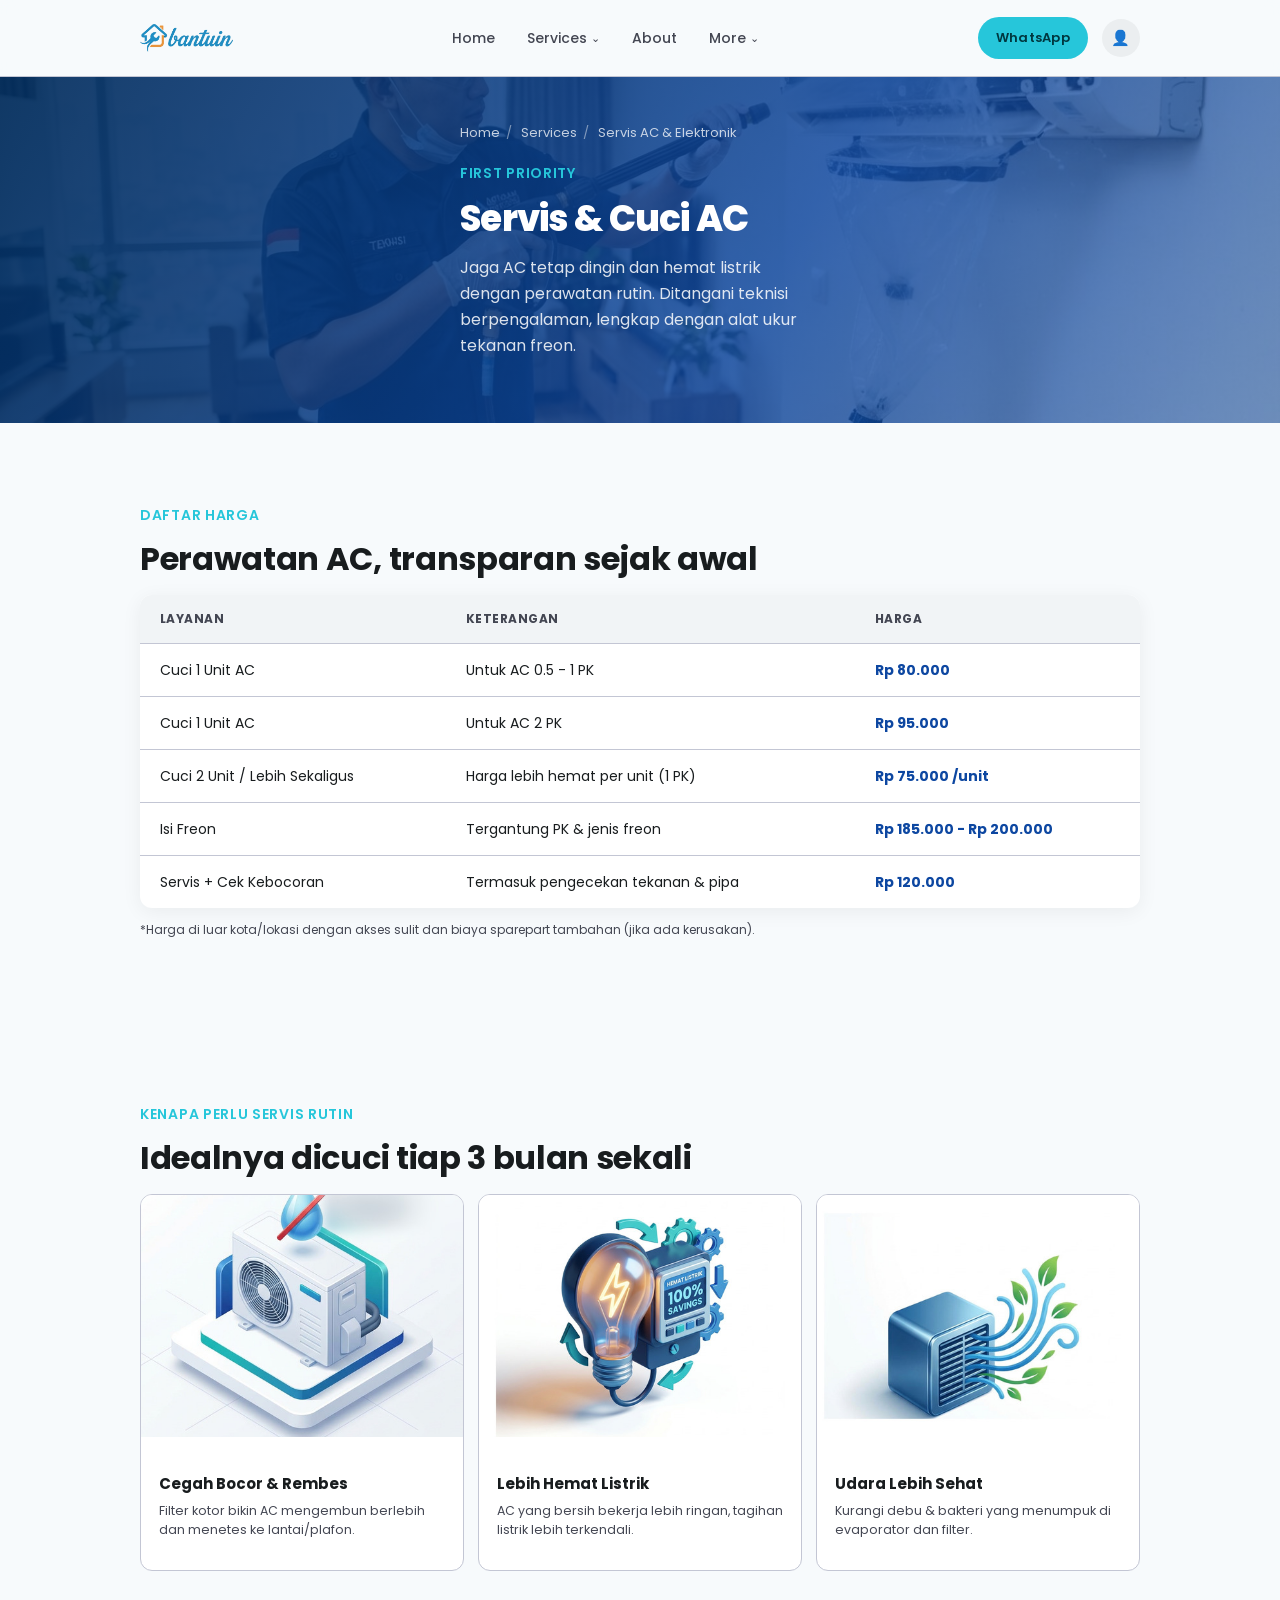
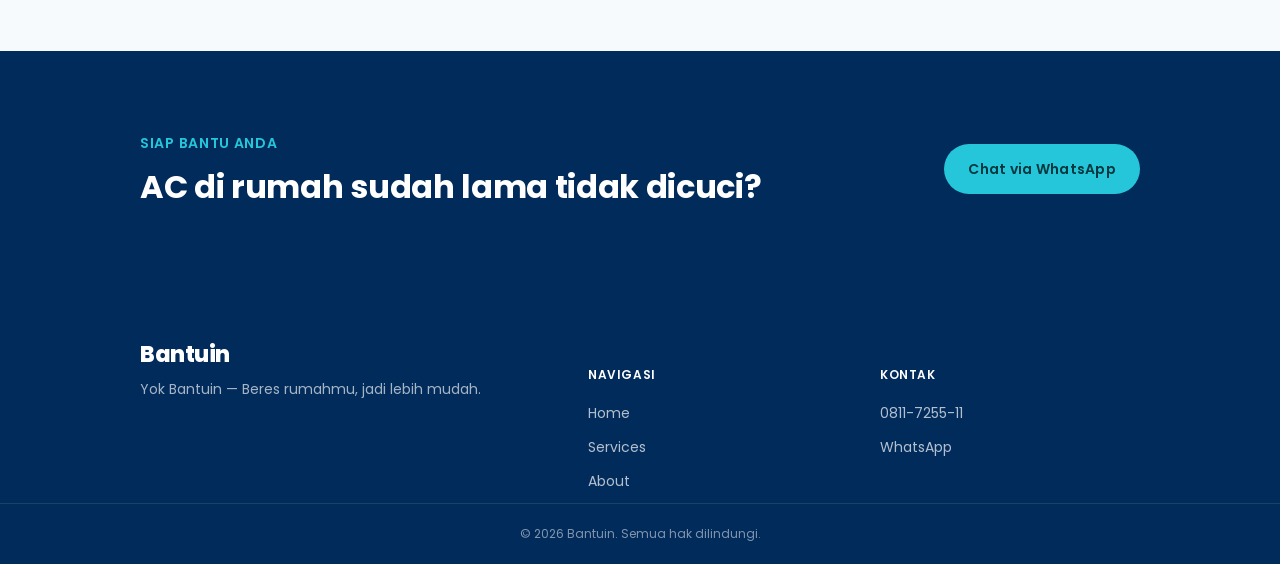
<file: servis-ac.html>
<!DOCTYPE html>
<html lang="id">
<head>
<meta charset="UTF-8" />
<meta name="google-site-verification" content="ozTTkpr_gY9t38rBK1VGqjnLf-xlCZxVvriw3OJmGcU" />
<meta name="viewport" content="width=device-width, initial-scale=1.0" />
<title>Servis AC &amp; Elektronik — Bantuin</title>
<meta name="description" content="Servis & cuci AC profesional di BSD & Tangerang mulai Rp80rb. Teknisi berpengalaman, lengkap alat ukur tekanan freon. Booking cepat via WhatsApp." />
<link rel="preconnect" href="https://fonts.googleapis.com" />
<link rel="preconnect" href="https://fonts.gstatic.com" crossorigin />
<link href="https://fonts.googleapis.com/css2?family=Poppins:wght@400;500;600;700;800&display=swap" rel="stylesheet" />
<link rel="icon" type="image/x-icon" href="/favicon.ico" />
<link rel="icon" type="image/png" sizes="16x16" href="/favicon-16x16.png" />
<link rel="icon" type="image/png" sizes="32x32" href="/favicon-32x32.png" />
<link rel="apple-touch-icon" sizes="180x180" href="/apple-touch-icon.png" />
<link rel="icon" type="image/png" sizes="192x192" href="/android-chrome-192x192.png" />
<link rel="icon" type="image/png" sizes="512x512" href="/android-chrome-512x512.png" />
<link rel="manifest" href="/site.webmanifest" />
<link rel="stylesheet" href="css/style.css" />
<style>
  /* Margin khusus halaman ini — lebih lega dari default situs */
  .container { padding: 0 24px; }
  @media (min-width: 900px) {
    .container { padding: 0 140px; }
  }
</style>
</head>
<body>

<header class="header">
  <div class="container header-inner">
    <a href="index.html" class="logo"><img src="images/logo-bantuin.png" alt="Bantuin" class="logo-img" /></a>
    <nav class="nav">
      <a href="index.html#home">Home</a>
      <div class="nav-item has-dropdown">
        <a href="index.html#services">Services <span class="chev">⌄</span></a>
        <div class="dropdown-menu">
          <a href="jasa-rakit.html">🪑 Jasa Rakit</a>
          <a href="servis-ac.html">❄️ Servis AC</a>
          <a href="serba-bisa.html">🔧 Serba Bisa</a>
        </div>
      </div>
      <a href="index.html#about">About</a>
      <div class="nav-more">
        More <span class="chev">⌄</span>
      </div>
    </nav>
    <div class="header-actions">
      <a class="btn btn-wa" href="https://wa.me/62811725511" target="_blank" rel="noopener">
        WhatsApp
      </a>
      <a class="icon-btn" href="#" aria-label="Akun">👤</a>
    </div>
  </div>
</header>

<main>

  <section class="page-hero">
    <div class="page-hero-bg">
      <img src="images/servis-ac.jpg" alt="Teknisi Bantuin servis unit AC" />
      <div class="overlay"></div>
    </div>
    <div class="container page-hero-inner">
      <div class="breadcrumb">
        <a href="index.html">Home</a><span class="sep">/</span>
        <a href="index.html#services">Services</a><span class="sep">/</span>
        Servis AC &amp; Elektronik
      </div>
      <span class="eyebrow eyebrow-light">First Priority</span>
      <h1 class="page-hero-title">Servis &amp; Cuci AC</h1>
      <p class="page-hero-sub">
        Jaga AC tetap dingin dan hemat listrik dengan perawatan rutin. Ditangani teknisi
        berpengalaman, lengkap dengan alat ukur tekanan freon.
      </p>
    </div>
  </section>

  <div class="container">

    <section class="section">
      <span class="eyebrow">Daftar Harga</span>
      <h2 class="section-title">Perawatan AC, transparan sejak awal</h2>
      <table class="price-table">
        <thead>
          <tr>
            <th>Layanan</th>
            <th>Keterangan</th>
            <th>Harga</th>
          </tr>
        </thead>
        <tbody>
          <tr>
            <td>Cuci 1 Unit AC</td>
            <td>Untuk AC 0.5 - 1 PK</td>
            <td class="price">Rp 80.000</td>
          </tr>
          <tr>
            <td>Cuci 1 Unit AC</td>
            <td>Untuk AC 2 PK</td>
            <td class="price">Rp 95.000</td>
          </tr>
          <tr>
            <td>Cuci 2 Unit / Lebih Sekaligus</td>
            <td>Harga lebih hemat per unit (1 PK)</td>
            <td class="price">Rp 75.000 /unit</td>
          </tr>
          <tr>
            <td>Isi Freon</td>
            <td>Tergantung PK &amp; jenis freon</td>
            <td class="price">Rp 185.000 - Rp 200.000</td>
          </tr>
          <tr>
            <td>Servis + Cek Kebocoran</td>
            <td>Termasuk pengecekan tekanan &amp; pipa</td>
            <td class="price">Rp 120.000</td>
          </tr>
        </tbody>
      </table>
      <p style="font-size:12px; color:var(--on-surface-variant); margin-top:10px;">
        *Harga di luar kota/lokasi dengan akses sulit dan biaya sparepart tambahan (jika ada kerusakan).
      </p>
    </section>

    <section class="section">
      <span class="eyebrow">Kenapa Perlu Servis Rutin</span>
      <h2 class="section-title">Idealnya dicuci tiap 3 bulan sekali</h2>
      <div class="subservice-grid">
        <div class="subservice-card">
          <div class="subservice-photo"><img src="images/services/cegah-bocor.jpg" alt="Cegah Bocor & Rembes" /></div>
          <div class="subservice-card-body">
            <h4>Cegah Bocor &amp; Rembes</h4>
            <p>Filter kotor bikin AC mengembun berlebih dan menetes ke lantai/plafon.</p>
          </div>
        </div>
        <div class="subservice-card">
          <div class="subservice-photo"><img src="images/services/hemat-listrik.jpg" alt="Lebih Hemat Listrik" /></div>
          <div class="subservice-card-body">
            <h4>Lebih Hemat Listrik</h4>
            <p>AC yang bersih bekerja lebih ringan, tagihan listrik lebih terkendali.</p>
          </div>
        </div>
        <div class="subservice-card">
          <div class="subservice-photo"><img src="images/services/udara-sehat.jpg" alt="Udara Lebih Sehat" /></div>
          <div class="subservice-card-body">
            <h4>Udara Lebih Sehat</h4>
            <p>Kurangi debu &amp; bakteri yang menumpuk di evaporator dan filter.</p>
          </div>
        </div>
      </div>
    </section>

  </div>

    <section class="section cta-final">
      <div class="container cta-final-inner">
        <div>
          <span class="eyebrow eyebrow-light">Siap Bantu Anda</span>
          <h2 class="section-title cta-final-title">AC di rumah sudah lama tidak dicuci?</h2>
        </div>
        <a class="btn btn-primary" href="https://wa.me/62811725511?text=Halo%20Bantuin%2C%20saya%20mau%20tanya%20jasa%20servis%20AC" target="_blank" rel="noopener">
          Chat via WhatsApp
        </a>
      </div>
    </section>

</main>

<footer class="footer">
  <div class="container footer-inner">
    <div class="footer-brand">
      <div class="logo logo-footer">Bantuin</div>
      <p>Yok Bantuin — Beres rumahmu, jadi lebih mudah.</p>
    </div>
    <div class="footer-col">
      <h5>Navigasi</h5>
      <a href="index.html#home">Home</a>
      <a href="index.html#services">Services</a>
      <a href="index.html#about">About</a>
    </div>
    <div class="footer-col">
      <h5>Kontak</h5>
      <a href="tel:+62811725511">0811-7255-11</a>
      <a href="https://wa.me/62811725511">WhatsApp</a>
    </div>
  </div>
  <div class="footer-bottom">© 2026 Bantuin. Semua hak dilindungi.</div>
</footer>

</body>
</html>
</file>
<file: css/style.css>
:root {
  /* ---- Warna (dari DESIGN.md, prose brand section) ---- */
  --primary: #0D47A1;
  --primary-dark: #002B5B;
  --on-primary: #ffffff;
  --secondary: #26C6DA;
  --on-secondary: #003840;
  --tertiary: #002B5B;
  --on-tertiary: #ffffff;
  --neutral: #F4F7F9;

  /* ---- Surface tokens (dari YAML) ---- */
  --surface: #f7fafc;
  --surface-container-lowest: #ffffff;
  --surface-container-low: #f1f4f6;
  --surface-container: #ebeef0;
  --surface-container-high: #e5e9eb;
  --on-surface: #181c1e;
  --on-surface-variant: #434652;
  --outline: #737783;
  --outline-variant: #c3c6d4;

  /* ---- Radius (dari YAML) ---- */
  --radius-sm: 0.25rem;
  --radius: 0.5rem;
  --radius-md: 0.75rem;
  --radius-lg: 1rem;
  --radius-xl: 1.5rem;
  --radius-full: 9999px;

  /* ---- Spacing (dari YAML) ---- */
  --container-max: 1280px;
  --gutter: 24px;
  --margin-desktop: 64px;
  --margin-mobile: 20px;
  --section-gap: 80px;
  --card-padding: 32px;
}

* { box-sizing: border-box; }
html { scroll-behavior: smooth; }
body {
  margin: 0;
  background: var(--surface);
  color: var(--on-surface);
  font-family: "Poppins", sans-serif;
  font-size: 16px;
  line-height: 24px;
}
a { text-decoration: none; color: inherit; }
h1, h2, h3 { font-family: "Poppins", sans-serif; margin: 0; }
p { margin: 0; }

.container {
  max-width: var(--container-max);
  margin: 0 auto;
  padding: 0 var(--margin-mobile);
}
@media (min-width: 900px) {
  .container { padding: 0 var(--margin-desktop); }
}

/* ---------- Eyebrow / label ---------- */
.eyebrow {
  display: inline-block;
  font-family: "Poppins", sans-serif;
  font-size: 14px;
  font-weight: 600;
  letter-spacing: 0.05em;
  text-transform: uppercase;
  color: var(--secondary);
  margin-bottom: 12px;
}
.eyebrow-light { color: var(--secondary); }

.accent { color: var(--secondary); }

.section-title {
  font-size: 32px;
  font-weight: 700;
  line-height: 40px;
  letter-spacing: -0.01em;
  color: var(--on-surface);
  margin-bottom: 16px;
  max-width: 640px;
}

/* ---------- Buttons ---------- */
.btn {
  display: inline-flex;
  align-items: center;
  gap: 8px;
  padding: 13px 24px;
  border-radius: var(--radius-full);
  font-family: "Poppins", sans-serif;
  font-weight: 600;
  font-size: 14px;
  letter-spacing: 0.02em;
  white-space: nowrap;
  border: none;
  cursor: pointer;
}
.btn-primary {
  background: var(--secondary);
  color: var(--on-secondary);
}
.btn-primary:hover { filter: brightness(0.95); }
.btn-outline-light {
  background: transparent;
  border: 1.5px solid rgba(255,255,255,0.5);
  color: #fff;
}
.btn-outline-light:hover { background: rgba(255,255,255,0.1); }
.btn-wa {
  background: var(--secondary);
  color: var(--on-secondary);
  padding: 9px 18px;
  font-size: 13px;
}
.icon-btn {
  width: 38px; height: 38px;
  border-radius: 50%;
  background: var(--surface-container);
  display: flex; align-items: center; justify-content: center;
  font-size: 15px;
}
.arrow { font-size: 14px; }
.chev { font-size: 11px; }

/* ---------- Header ---------- */
.header {
  position: sticky;
  top: 0;
  z-index: 100;
  background: rgba(247, 250, 252, 0.9);
  backdrop-filter: blur(8px);
  border-bottom: 1px solid var(--outline-variant);
}
.header-inner {
  display: flex;
  align-items: center;
  justify-content: space-between;
  height: 76px;
  gap: 20px;
}
.logo {
  font-family: "Poppins", sans-serif;
  font-weight: 800;
  font-size: 22px;
  color: var(--primary);
  letter-spacing: -0.02em;
  display: flex;
  align-items: center;
}
.logo-img {
  height: 28px;
  width: auto;
  display: block;
}
.nav {
  display: flex;
  align-items: center;
  gap: 32px;
  font-size: 14px;
  font-weight: 500;
  color: var(--on-surface-variant);
}
.nav-item { position: relative; }
.nav-item > a { display: flex; align-items: center; gap: 4px; }
.dropdown-menu {
  position: absolute;
  top: calc(100% + 14px);
  left: 50%;
  transform: translateX(-50%) translateY(4px);
  background: var(--surface-container-lowest);
  border-radius: var(--radius-md);
  box-shadow: 0 4px 20px rgba(0,0,0,0.12);
  min-width: 170px;
  padding: 8px;
  opacity: 0;
  visibility: hidden;
  transition: opacity 0.15s ease, transform 0.15s ease, visibility 0.15s;
  z-index: 200;
}
.nav-item.has-dropdown:hover .dropdown-menu,
.nav-item.has-dropdown:focus-within .dropdown-menu {
  opacity: 1;
  visibility: visible;
  transform: translateX(-50%) translateY(0);
}
.dropdown-menu a {
  display: flex;
  align-items: center;
  gap: 8px;
  padding: 9px 12px;
  border-radius: var(--radius-sm);
  font-size: 13.5px;
  color: var(--on-surface-variant);
  white-space: nowrap;
}
.dropdown-menu a:hover {
  background: var(--surface-container);
  color: var(--primary);
}
.nav-more { display: flex; align-items: center; gap: 4px; cursor: pointer; }
.header-actions { display: flex; align-items: center; gap: 14px; }

/* ---------- Hero ---------- */
.hero {
  position: relative;
  padding: 56px 0 64px;
}
.hero-bg {
  position: absolute;
  inset: 0;
  z-index: 0;
  overflow: hidden;
}
.hero-bg-photo {
  width: 100%;
  height: 100%;
  object-fit: cover;
  display: block;
}
.hero-bg-overlay {
  position: absolute;
  inset: 0;
  background:
    linear-gradient(120deg, rgba(0,43,91,0.94) 0%, rgba(13,71,161,0.85) 55%, rgba(13,71,161,0.55) 100%),
    repeating-linear-gradient(115deg, rgba(255,255,255,0.03) 0 2px, transparent 2px 60px);
}
.hero-inner { position: relative; z-index: 1; }
.hero-copy { max-width: 620px; }
.hero-title {
  font-size: 48px;
  font-weight: 800;
  line-height: 56px;
  letter-spacing: -0.02em;
  color: #fff;
  margin-bottom: 20px;
}
.hero-sub {
  font-family: "Poppins", sans-serif;
  font-size: 18px;
  line-height: 28px;
  color: rgba(255,255,255,0.82);
  max-width: 480px;
  margin-bottom: 32px;
}
.hero-actions { display: flex; gap: 14px; flex-wrap: wrap; }

.hero-badge {
  position: absolute;
  z-index: 2;
  right: var(--margin-mobile);
  bottom: -26px;
  background: rgba(15, 25, 40, 0.55);
  backdrop-filter: blur(10px);
  -webkit-backdrop-filter: blur(10px);
  border: 1px solid rgba(255,255,255,0.14);
  border-radius: var(--radius-md);
  box-shadow: 0 4px 20px rgba(0,0,0,0.18);
  padding: 14px 18px;
  display: flex;
  align-items: center;
  gap: 12px;
}
@media (min-width: 900px) {
  .hero-badge { right: var(--margin-desktop); }
}
.badge-icon {
  width: 32px; height: 32px;
  border-radius: var(--radius-sm);
  background: var(--secondary);
  color: var(--on-secondary);
  display: flex; align-items: center; justify-content: center;
  font-size: 14px; font-weight: 700;
}
.badge-title { font-family: "Poppins", sans-serif; font-weight: 700; font-size: 16px; color: #fff; }
.badge-sub { font-size: 12px; color: rgba(255,255,255,0.75); }

/* ---------- Tagline banner ---------- */
.tagline-banner {
  background: var(--primary);
  padding: 22px 0;
}
.tagline-banner p {
  color: #fff;
  font-family: "Poppins", sans-serif;
  font-size: 20px;
  font-weight: 600;
  text-align: center;
}
.tagline-banner strong { color: var(--secondary); }

/* ---------- Sections ---------- */
.section { padding: var(--section-gap) 0; }
.services { padding-top: 36px; }

/* ---------- Service cards ---------- */
.service-grid {
  display: grid;
  grid-template-columns: repeat(3, 1fr);
  gap: var(--gutter);
  margin-top: 40px;
}
.service-card {
  position: relative;
  background: var(--surface-container-lowest);
  border-radius: var(--radius-lg);
  overflow: hidden;
  box-shadow: 0 4px 20px rgba(0,0,0,0.06);
  scroll-margin-top: 96px;
}
.card-watermark {
  position: absolute;
  top: -18px; right: 6px;
  font-family: "Poppins", sans-serif;
  font-size: 96px;
  font-weight: 800;
  color: var(--surface-container);
  z-index: 0;
  line-height: 1;
  user-select: none;
}
.card-media {
  position: relative;
  height: 160px;
  background: linear-gradient(135deg, var(--tertiary), var(--primary));
  overflow: hidden;
}
.media-icon { font-size: 44px; display: flex; align-items: center; justify-content: center; height: 100%; }
.card-photo {
  width: 100%;
  height: 100%;
  object-fit: cover;
  display: block;
}
.chip {
  position: absolute;
  top: 14px; left: 14px;
  font-size: 11px;
  font-weight: 600;
  letter-spacing: 0.03em;
  text-transform: uppercase;
  padding: 5px 12px;
  border-radius: var(--radius-full);
}
.chip-premium { background: var(--secondary); color: var(--on-secondary); }
.chip-priority { background: rgba(15,25,40,0.82); color: #fff; }
.chip-versatile { background: rgba(15,25,40,0.82); color: #fff; }

.card-body { position: relative; z-index: 1; padding: var(--card-padding); }
.card-num {
  font-family: "Poppins", sans-serif;
  font-size: 13px;
  font-weight: 700;
  color: var(--secondary);
  margin-bottom: 6px;
}
.card-body h3 {
  font-size: 20px;
  font-weight: 700;
  line-height: 28px;
  margin-bottom: 10px;
  color: var(--on-surface);
}
.card-body p {
  font-size: 14px;
  line-height: 20px;
  color: var(--on-surface-variant);
  margin-bottom: 18px;
}
.learn-more {
  font-size: 14px;
  font-weight: 600;
  color: var(--primary);
  display: inline-flex;
  align-items: center;
  gap: 6px;
}

/* ---------- About ---------- */
.about-grid {
  display: grid;
  grid-template-columns: 0.85fr 1.15fr;
  gap: 56px;
  align-items: center;
}
.about-media {
  position: relative;
}
.about-dots {
  position: absolute;
  top: -22px;
  left: -22px;
  width: 88px;
  height: 56px;
  background-image: radial-gradient(circle, var(--outline-variant) 1.6px, transparent 1.6px);
  background-size: 12px 12px;
  z-index: 0;
}
.about-photo {
  position: relative;
  z-index: 1;
  width: 100%;
  aspect-ratio: 4 / 5;
  object-fit: cover;
  border-radius: var(--radius-lg);
  display: block;
  box-shadow: 0 10px 30px rgba(0,0,0,0.08);
}
.about-caption {
  position: absolute;
  z-index: 2;
  left: 20px; top: 20px;
  background: var(--surface-container-lowest);
  padding: 9px 16px;
  border-radius: var(--radius);
  font-size: 12px;
  font-weight: 600;
  box-shadow: 0 4px 14px rgba(0,0,0,0.12);
  max-width: 75%;
  line-height: 1.4;
}
.about-stat-badge {
  position: absolute;
  z-index: 2;
  right: -18px;
  bottom: -18px;
  background: var(--secondary);
  color: var(--on-secondary);
  border-radius: var(--radius-lg);
  padding: 20px 24px;
  box-shadow: 0 10px 30px rgba(0,0,0,0.2);
}
.about-stat-num {
  font-family: "Poppins", sans-serif;
  font-size: 30px;
  font-weight: 800;
  line-height: 1;
  margin-bottom: 6px;
}
.about-stat-label {
  font-size: 11.5px;
  font-weight: 700;
  text-transform: uppercase;
  letter-spacing: 0.03em;
  line-height: 1.35;
}
.about-copy .body-lg {
  font-size: 18px;
  line-height: 28px;
  color: var(--on-surface-variant);
  margin-bottom: 28px;
}
.eyebrow-dash {
  display: inline-block;
  width: 20px;
  height: 2px;
  background: var(--secondary);
  margin-right: 8px;
  vertical-align: middle;
}
.about-title { margin-bottom: 18px; }
.about-title-italic { font-style: italic; }

.feature-list {
  display: flex;
  flex-direction: column;
  gap: 20px;
  margin-bottom: 30px;
}
.feature-item {
  display: flex;
  gap: 14px;
  align-items: flex-start;
}
.feature-icon {
  width: 40px; height: 40px;
  border-radius: 50%;
  background: var(--surface-container-high);
  display: flex; align-items: center; justify-content: center;
  font-size: 17px;
  flex-shrink: 0;
}
.feature-item h4 { font-size: 14px; font-weight: 700; margin-bottom: 4px; color: var(--on-surface); }
.feature-item p { font-size: 13px; color: var(--on-surface-variant); line-height: 1.5; margin: 0; }

.btn-dark { background: var(--tertiary); color: #fff; }
.btn-dark:hover { background: var(--primary-dark); }

/* ---------- CTA final ---------- */
.cta-final { background: var(--tertiary); }
.cta-final-inner {
  display: flex;
  align-items: center;
  justify-content: space-between;
  flex-wrap: wrap;
  gap: 24px;
}
.cta-final-title { color: #fff; margin-bottom: 0; }

/* ---------- Footer ---------- */
.footer {
  background: var(--primary-dark);
  color: rgba(255,255,255,0.75);
  padding-top: 56px;
}
.footer-inner {
  display: grid;
  grid-template-columns: 1.6fr 1fr 1fr;
  gap: 32px;
  padding-bottom: 32px;
}
.logo-footer { color: #fff; margin-bottom: 10px; }
.footer-brand p { font-size: 14px; color: rgba(255,255,255,0.65); }
.footer-col h5 {
  font-family: "Poppins", sans-serif;
  font-size: 12px;
  font-weight: 600;
  letter-spacing: 0.05em;
  text-transform: uppercase;
  color: #fff;
  margin-bottom: 14px;
}
.footer-col a {
  display: block;
  font-size: 14px;
  margin-bottom: 10px;
  color: rgba(255,255,255,0.7);
}
.footer-bottom {
  border-top: 1px solid rgba(255,255,255,0.1);
  text-align: center;
  font-size: 12px;
  padding: 18px;
  color: rgba(255,255,255,0.5);
}

/* ---------- Responsive ---------- */
@media (max-width: 900px) {
  .nav { display: none; }
  .hero-title { font-size: 28px; line-height: 36px; }
  .hero-sub { font-size: 16px; line-height: 24px; }
  .service-grid { grid-template-columns: 1fr; }
  .about-grid { grid-template-columns: 1fr; }
  .footer-inner { grid-template-columns: 1fr; }
  .hero-badge { position: static; margin: 32px var(--margin-mobile) 0; }
  .hero { padding-bottom: 60px; }
}

/* ---------- Halaman Detail Layanan ---------- */
.breadcrumb {
  font-size: 13px;
  color: rgba(255,255,255,0.75);
  margin-bottom: 16px;
}
.breadcrumb a { color: rgba(255,255,255,0.75); }
.breadcrumb a:hover { color: #fff; }
.breadcrumb .sep { margin: 0 6px; opacity: 0.6; }

.page-hero {
  position: relative;
  padding: 44px 0 64px;
}
.page-hero-bg {
  position: absolute;
  inset: 0;
  z-index: 0;
  overflow: hidden;
}
.page-hero-bg img {
  width: 100%; height: 100%;
  object-fit: cover;
  display: block;
}
.page-hero-bg .overlay {
  position: absolute; inset: 0;
  background: linear-gradient(120deg, rgba(0,43,91,0.92) 0%, rgba(13,71,161,0.82) 60%, rgba(13,71,161,0.5) 100%);
}
.page-hero-inner { position: relative; z-index: 1; max-width: 640px; }
.page-hero-title {
  font-size: 36px;
  font-weight: 800;
  line-height: 44px;
  letter-spacing: -0.02em;
  color: #fff;
  margin-bottom: 14px;
}
.page-hero-sub {
  font-size: 16px;
  line-height: 26px;
  color: rgba(255,255,255,0.85);
}

/* Brand chips (jasa rakit furniture) */
.brand-row { display: flex; flex-wrap: wrap; gap: 12px; margin-top: 18px; }
.brand-chip {
  background: var(--surface-container-lowest);
  border: 1px solid var(--outline-variant);
  border-radius: var(--radius-full);
  padding: 10px 20px;
  font-family: "Poppins", sans-serif;
  font-weight: 700;
  font-size: 14px;
  color: var(--on-surface);
}

/* Tabel harga */
.price-table {
  width: 100%;
  border-collapse: collapse;
  background: var(--surface-container-lowest);
  border-radius: var(--radius-md);
  overflow: hidden;
  box-shadow: 0 4px 20px rgba(0,0,0,0.06);
}
.price-table th {
  text-align: left;
  font-size: 12px;
  text-transform: uppercase;
  letter-spacing: 0.04em;
  color: var(--on-surface-variant);
  background: var(--surface-container-low);
  padding: 12px 20px;
}
.price-table td {
  padding: 14px 20px;
  font-size: 14px;
  border-top: 1px solid var(--outline-variant);
  color: var(--on-surface);
}
.price-table td.price { font-weight: 700; color: var(--primary); white-space: nowrap; }

/* Grid sub-layanan (jasa serba bisa) */
.subservice-grid {
  display: grid;
  grid-template-columns: repeat(3, 1fr);
  gap: 14px;
}
.subservice-card {
  background: var(--surface-container-lowest);
  border: 1px solid var(--outline-variant);
  border-radius: var(--radius-md);
  overflow: hidden;
}
.subservice-photo {
  width: 100%;
  aspect-ratio: 4 / 3;
  background: var(--surface-container-low);
  display: flex;
  align-items: center;
  justify-content: center;
  overflow: hidden;
}
.subservice-photo img { width: 100%; height: 100%; object-fit: cover; display: block; }
.subservice-photo img.icon-fit { object-fit: contain; padding: 24px; }
.subservice-card-body { padding: 16px 18px 20px; }
.subservice-card h4 { font-size: 15px; font-weight: 700; margin-bottom: 6px; color: var(--on-surface); }
.subservice-card p { font-size: 12.5px; color: var(--on-surface-variant); line-height: 1.5; margin-bottom: 10px; }
.subservice-price { font-size: 13px; font-weight: 700; color: var(--primary); }

/* Steps "cara pesan" */
.step-row { display: grid; grid-template-columns: repeat(3, 1fr); gap: 16px; }
.step-item { text-align: center; }
.step-circle {
  width: 44px; height: 44px;
  border-radius: 50%;
  background: var(--secondary);
  color: var(--on-secondary);
  display: flex; align-items: center; justify-content: center;
  font-family: "Poppins", sans-serif;
  font-weight: 800;
  font-size: 16px;
  margin: 0 auto 12px;
}
.step-item h5 { font-size: 14px; font-weight: 700; margin-bottom: 6px; }
.step-item p { font-size: 12.5px; color: var(--on-surface-variant); line-height: 1.5; }

@media (max-width: 900px) {
  .subservice-grid { grid-template-columns: 1fr 1fr; }
  .step-row { grid-template-columns: 1fr; }
  .page-hero-title { font-size: 28px; line-height: 36px; }
}
@media (max-width: 600px) {
  .subservice-grid { grid-template-columns: 1fr; }
}
</file>
